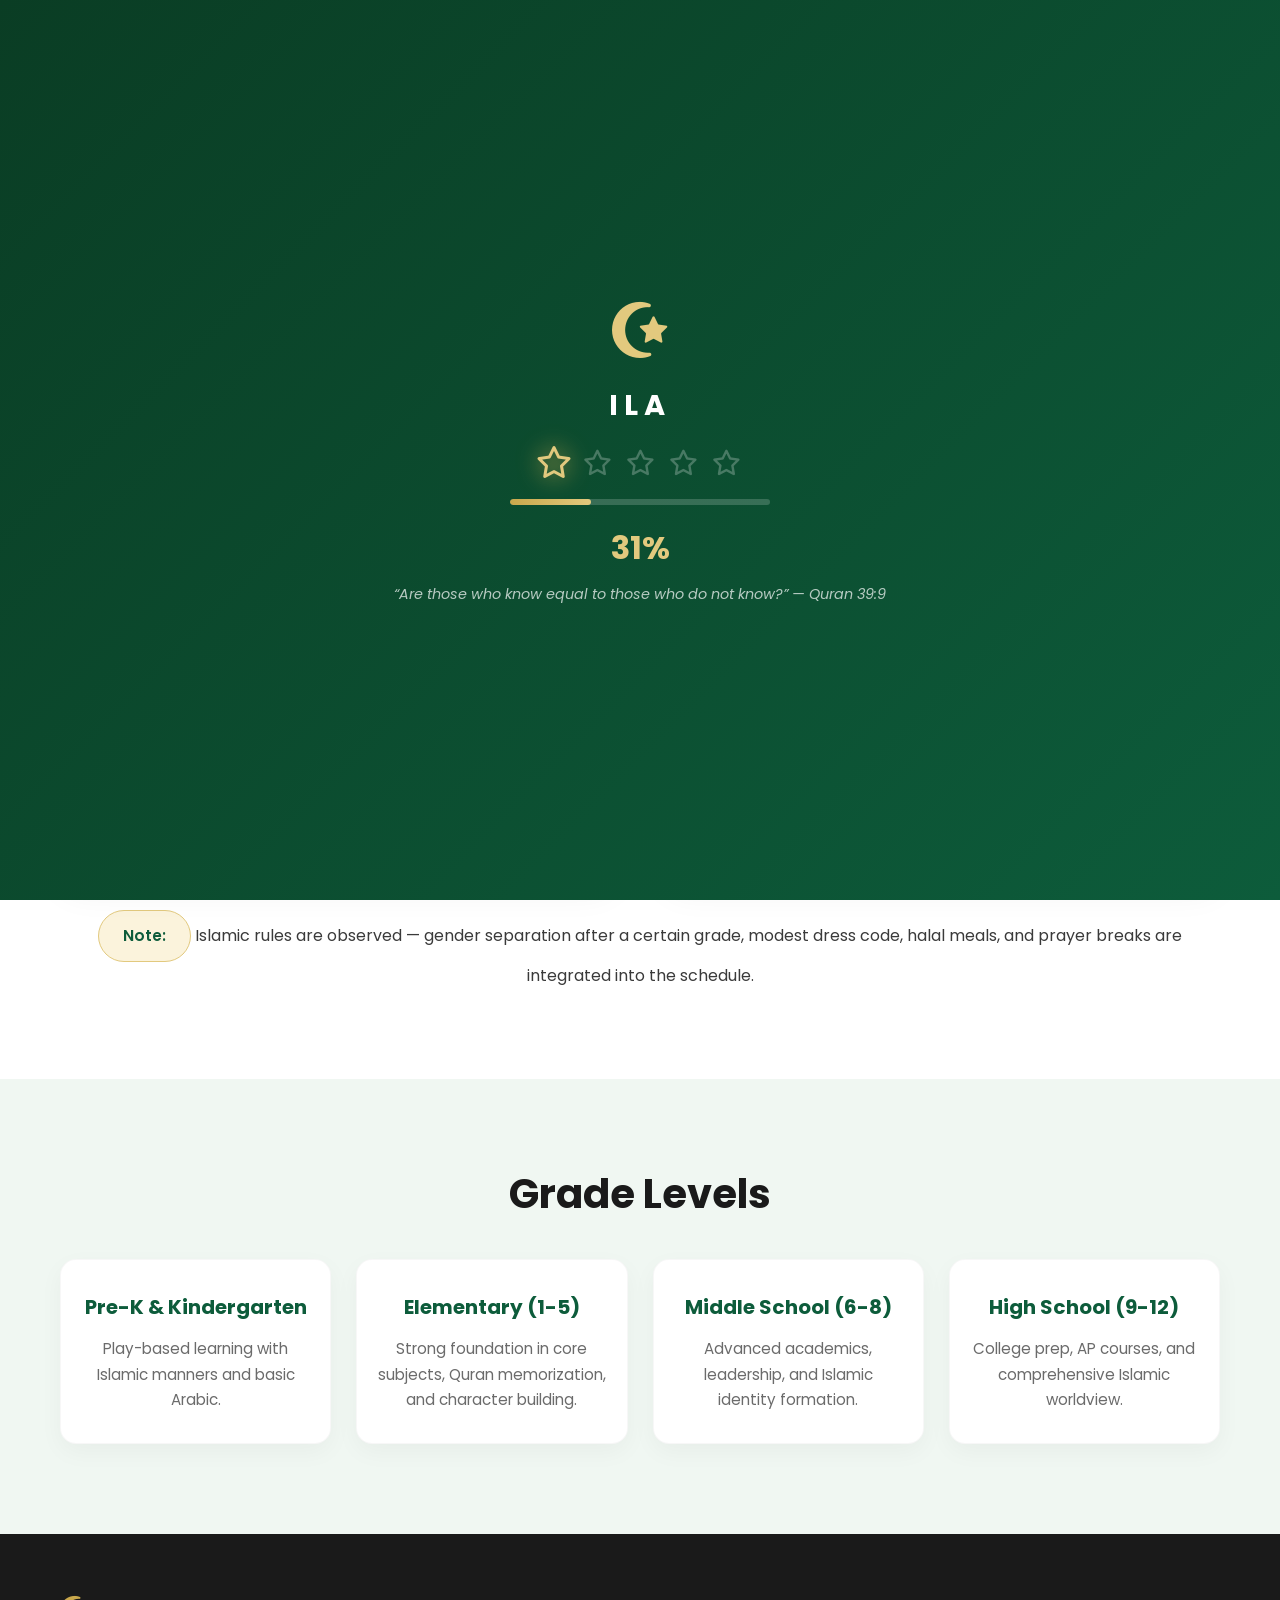
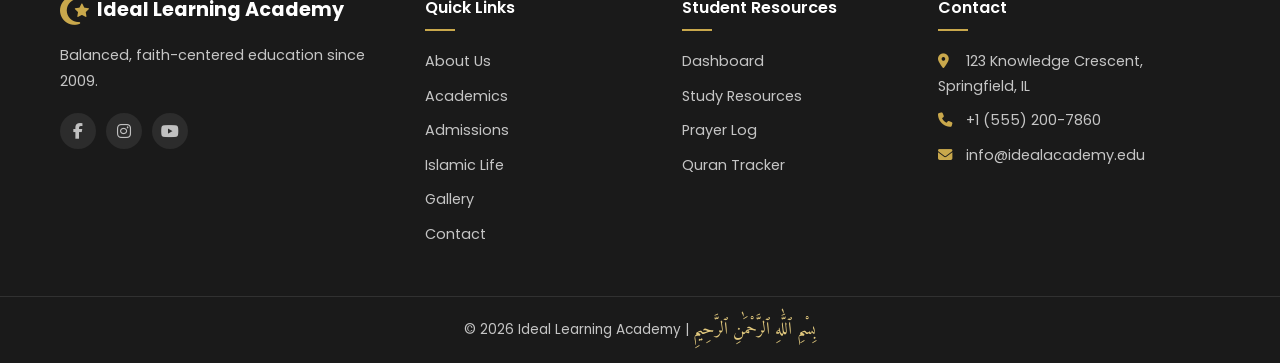
<file: academics.html>
<!DOCTYPE html>
<html lang="en">
<head>
    <meta charset="UTF-8">
    <meta name="viewport" content="width=device-width, initial-scale=1.0">
    <meta name="description" content="Academics at Ideal Learning Academy – STEAM curriculum, Islamic studies, Quran, Arabic, and more.">
    <title>Academics | Ideal Learning Academy</title>
    <link rel="preconnect" href="https://fonts.googleapis.com">
    <link rel="preconnect" href="https://fonts.gstatic.com" crossorigin>
    <link href="https://fonts.googleapis.com/css2?family=Amiri:ital,wght@0,400;0,700;1,400&family=Poppins:wght@300;400;500;600;700;800&display=swap" rel="stylesheet">
    <link rel="stylesheet" href="https://cdnjs.cloudflare.com/ajax/libs/font-awesome/6.5.1/css/all.min.css">
    <link rel="stylesheet" href="css/style.css">
    <link rel="stylesheet" href="css/responsive.css">
    <link rel="stylesheet" href="css/style-academics.css">
</head>
<body>

    <!-- Preloader -->
    <div id="preloader">
    <div class="preloader-content">
        <div class="preloader-logo">
            <i class="fa-solid fa-star-and-crescent"></i>
            <span>ILA</span>
        </div>
        <div class="preloader-stars" id="preloaderStars">
            <i class="fa-regular fa-star star" data-index="0"></i>
            <i class="fa-regular fa-star star" data-index="1"></i>
            <i class="fa-regular fa-star star" data-index="2"></i>
            <i class="fa-regular fa-star star" data-index="3"></i>
            <i class="fa-regular fa-star star" data-index="4"></i>
        </div>
        <div class="preloader-bar-container">
            <div class="preloader-bar" id="preloaderBar"></div>
        </div>
        <div class="preloader-percentage" id="preloaderPercentage">0%</div>
        <p id="preloaderQuote" class="preloader-text"></p>
    </div>
</div>

    <!-- Custom cursor -->
    <div id="cursorDot" class="cursor-dot"></div>
    <div id="cursorRing" class="cursor-ring"></div>

    <!-- Top Bar -->
    <div class="top-bar">
        <div class="container top-bar-inner">
            <div class="top-bar-left">
                <span><i class="fa-solid fa-phone"></i> +1 (555) 200-7860</span>
                <span><i class="fa-solid fa-envelope"></i> info@idealacademy.edu</span>
            </div>
            <div class="top-bar-right">
                <a href="student-dashboard.html" class="btn-portal-link"><i class="fa-solid fa-user-graduate"></i> Student Portal</a>
                <div class="top-social">
                    <a href="#"><i class="fa-brands fa-facebook-f"></i></a>
                    <a href="#"><i class="fa-brands fa-instagram"></i></a>
                    <a href="#"><i class="fa-brands fa-youtube"></i></a>
                </div>
            </div>
        </div>
    </div>

    <!-- Navbar -->
    <header id="mainHeader">
        <nav class="navbar container">
            <a href="index.html" class="nav-logo">
                <div class="logo-icon"><i class="fa-solid fa-star-and-crescent"></i></div>
                <div class="logo-text"><span class="logo-title">Ideal Learning</span><span class="logo-subtitle">Academy</span></div>
            </a>
            <ul class="nav-menu" id="navMenu">
                <li><a href="index.html" class="nav-link">Home</a></li>
                <li><a href="about.html" class="nav-link">About</a></li>
                <li><a href="academics.html" class="nav-link active">Academics</a></li>
                <li><a href="admissions.html" class="nav-link">Admissions</a></li>
                <li><a href="islamic-life.html" class="nav-link">Islamic Life</a></li>
                <li><a href="gallery.html" class="nav-link">Gallery</a></li>
                <li><a href="contact.html" class="nav-link">Contact</a></li>
            </ul>
            <div class="nav-actions">
                <a href="admissions.html" class="btn btn-primary btn-sm">Apply Now</a>
                <button class="hamburger" id="hamburgerBtn" aria-label="Toggle menu">
                    <span class="bar"></span><span class="bar"></span><span class="bar"></span>
                </button>
            </div>
        </nav>
    </header>

    <!-- Page Header -->
    <section class="page-header bg-green-gradient text-center">
        <div class="container">
            <h1>Academics</h1>
            <p>Modern education enriched by Islamic knowledge</p>
        </div>
    </section>

    <!-- Curriculum Overview -->
    <section class="section-padding">
        <div class="container">
            <div class="section-header text-center">
                <h3 class="section-label"><i class="fa-solid fa-circle gold-dot"></i> Our Approach</h3>
                <h2 class="section-title">Dual Curriculum Excellence</h2>
            </div>
            <div class="curriculum-grid">
                <div class="curriculum-col">
                    <h3><i class="fa-solid fa-flask"></i> Modern STEAM</h3>
                    <p>Our accredited program covers Science, Technology, Engineering, Arts, and Mathematics with advanced placement options. Critical thinking, creativity, and collaboration are at the core.</p>
                </div>
                <div class="curriculum-col">
                    <h3><i class="fa-solid fa-book-quran"></i> Islamic Studies</h3>
                    <p>Daily Quran, Arabic, and Islamic studies classes. Students memorize Quran, learn Fiqh, Seerah, and develop a deep love for their faith. All within an environment that respects Islamic rules.</p>
                </div>
            </div>
            <p class="text-center mt-2"><strong>Note:</strong> Islamic rules are observed — gender separation after a certain grade, modest dress code, halal meals, and prayer breaks are integrated into the schedule.</p>
        </div>
    </section>

    <!-- Grade Levels -->
    <section class="section-padding bg-light-green">
        <div class="container text-center">
            <h2 class="section-title">Grade Levels</h2>
            <div class="grades-grid">
                <div class="grade-card"><h4>Pre-K & Kindergarten</h4><p>Play-based learning with Islamic manners and basic Arabic.</p></div>
                <div class="grade-card"><h4>Elementary (1-5)</h4><p>Strong foundation in core subjects, Quran memorization, and character building.</p></div>
                <div class="grade-card"><h4>Middle School (6-8)</h4><p>Advanced academics, leadership, and Islamic identity formation.</p></div>
                <div class="grade-card"><h4>High School (9-12)</h4><p>College prep, AP courses, and comprehensive Islamic worldview.</p></div>
            </div>
        </div>
    </section>

    <!-- Footer -->
    <footer class="site-footer" id="siteFooter">
        <div class="footer-top">
            <div class="container footer-grid">
                <div class="footer-col footer-about">
                    <div class="footer-logo"><i class="fa-solid fa-star-and-crescent"></i><span>Ideal Learning Academy</span></div>
                    <p>Balanced, faith-centered education since 2009.</p>
                    <div class="footer-social">
                        <a href="#"><i class="fa-brands fa-facebook-f"></i></a>
                        <a href="#"><i class="fa-brands fa-instagram"></i></a>
                        <a href="#"><i class="fa-brands fa-youtube"></i></a>
                    </div>
                </div>
                <div class="footer-col">
                    <h4>Quick Links</h4>
                    <ul>
                        <li><a href="about.html">About Us</a></li>
                        <li><a href="academics.html">Academics</a></li>
                        <li><a href="admissions.html">Admissions</a></li>
                        <li><a href="islamic-life.html">Islamic Life</a></li>
                        <li><a href="gallery.html">Gallery</a></li>
                        <li><a href="contact.html">Contact</a></li>
                    </ul>
                </div>
                <div class="footer-col">
                    <h4>Student Resources</h4>
                    <ul>
                        <li><a href="student-dashboard.html">Dashboard</a></li>
                        <li><a href="student-resources.html">Study Resources</a></li>
                        <li><a href="student-prayer-log.html">Prayer Log</a></li>
                        <li><a href="student-quran-tracker.html">Quran Tracker</a></li>
                    </ul>
                </div>
                <div class="footer-col footer-contact">
                    <h4>Contact</h4>
                    <ul>
                        <li><i class="fa-solid fa-location-dot"></i> 123 Knowledge Crescent, Springfield, IL</li>
                        <li><i class="fa-solid fa-phone"></i> +1 (555) 200-7860</li>
                        <li><i class="fa-solid fa-envelope"></i> info@idealacademy.edu</li>
                    </ul>
                </div>
            </div>
        </div>
        <div class="footer-bottom"><div class="container"><p>&copy; 2026 Ideal Learning Academy | <span class="bismillah">بِسْمِ ٱللَّٰهِ ٱلرَّحْمَٰنِ ٱلرَّحِيمِ</span></p></div></div>
    </footer>

    <script src="js/preloader.js"></script>
    <script src="js/custom-cursor.js"></script>
    <script>
        const hamburgerBtn = document.getElementById('hamburgerBtn');
        const navMenu = document.getElementById('navMenu');
        hamburgerBtn.addEventListener('click', () => {
            navMenu.classList.toggle('active');
            hamburgerBtn.classList.toggle('active');
        });
        const mainHeader = document.getElementById('mainHeader');
        window.addEventListener('scroll', () => {
            mainHeader.classList.toggle('scrolled', window.scrollY > 80);
        });
    </script>
</body>
</html>
</file>
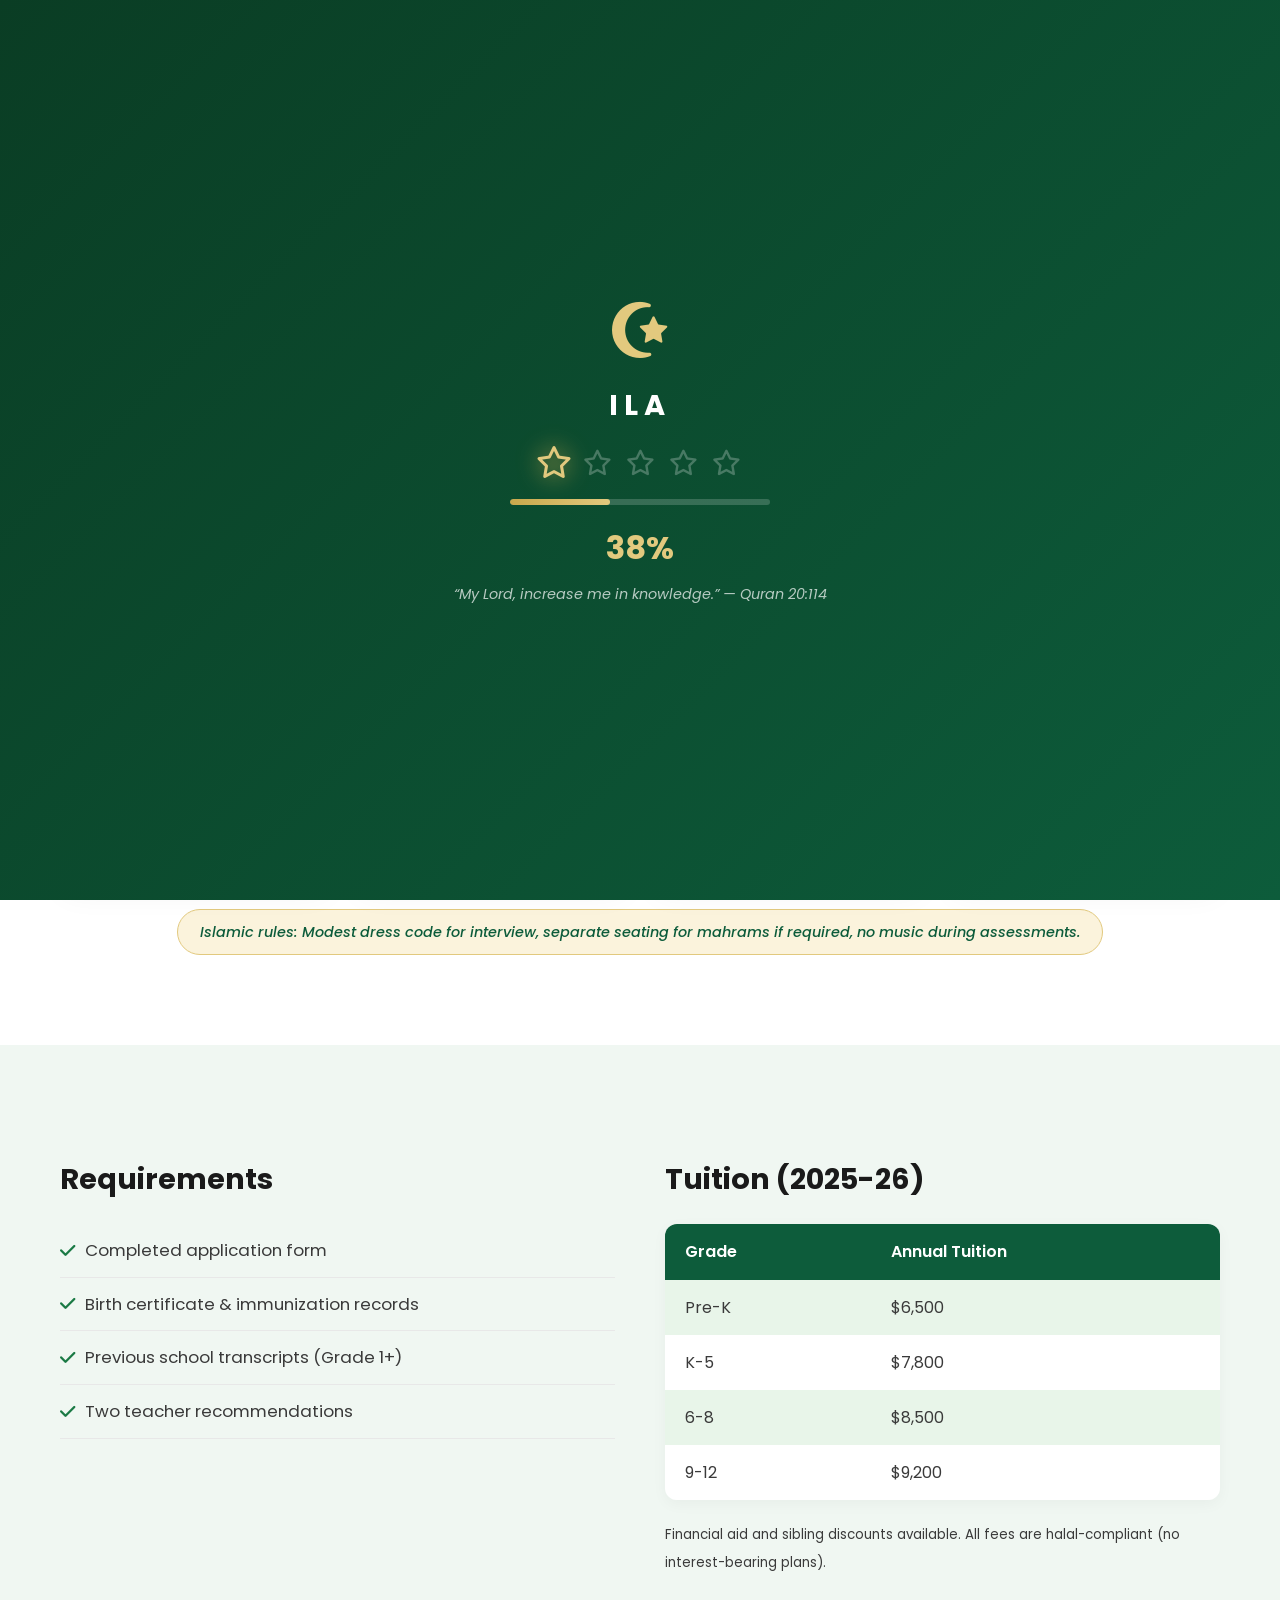
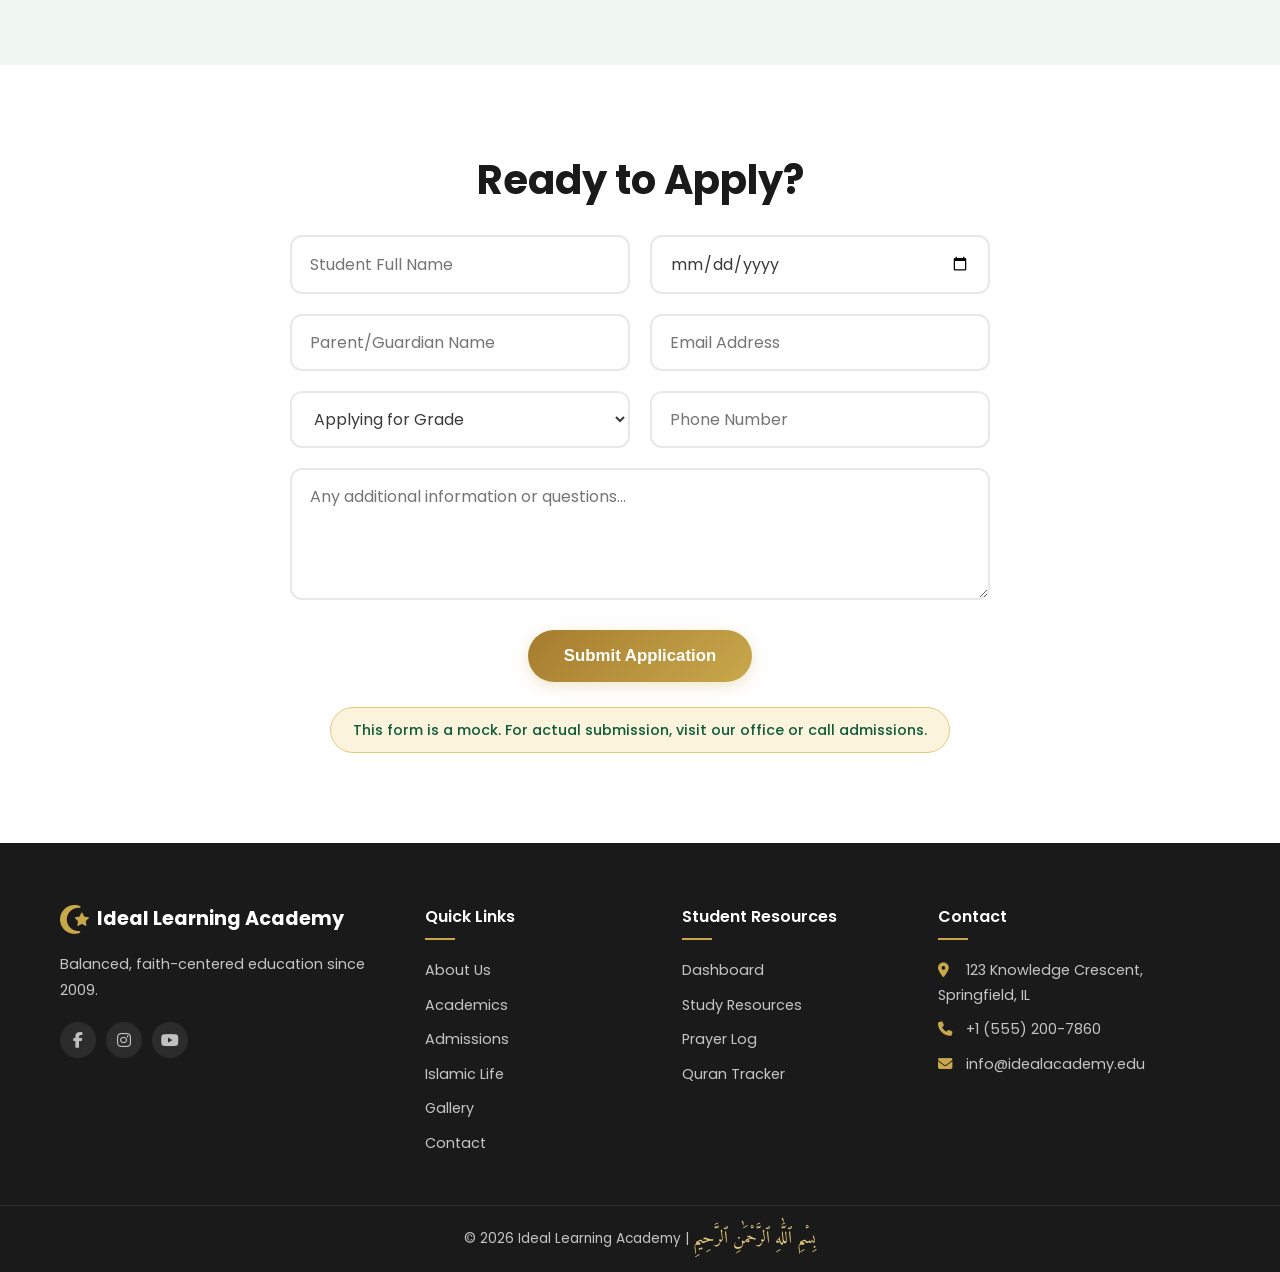
<file: admissions.html>
<!DOCTYPE html>
<html lang="en">
<head>
    <meta charset="UTF-8">
    <meta name="viewport" content="width=device-width, initial-scale=1.0">
    <meta name="description" content="Admissions at Ideal Learning Academy – process, requirements, and online application.">
    <title>Admissions | Ideal Learning Academy</title>
    <link rel="preconnect" href="https://fonts.googleapis.com">
    <link rel="preconnect" href="https://fonts.gstatic.com" crossorigin>
    <link href="https://fonts.googleapis.com/css2?family=Amiri:ital,wght@0,400;0,700;1,400&family=Poppins:wght@300;400;500;600;700;800&display=swap" rel="stylesheet">
    <link rel="stylesheet" href="https://cdnjs.cloudflare.com/ajax/libs/font-awesome/6.5.1/css/all.min.css">
    <link rel="stylesheet" href="css/style.css">
    <link rel="stylesheet" href="css/responsive.css">
    <link rel="stylesheet" href="css/style-admissions.css">
</head>
<body>

    <!-- Preloader -->
    <div id="preloader">
    <div class="preloader-content">
        <div class="preloader-logo">
            <i class="fa-solid fa-star-and-crescent"></i>
            <span>ILA</span>
        </div>
        <div class="preloader-stars" id="preloaderStars">
            <i class="fa-regular fa-star star" data-index="0"></i>
            <i class="fa-regular fa-star star" data-index="1"></i>
            <i class="fa-regular fa-star star" data-index="2"></i>
            <i class="fa-regular fa-star star" data-index="3"></i>
            <i class="fa-regular fa-star star" data-index="4"></i>
        </div>
        <div class="preloader-bar-container">
            <div class="preloader-bar" id="preloaderBar"></div>
        </div>
        <div class="preloader-percentage" id="preloaderPercentage">0%</div>
        <p id="preloaderQuote" class="preloader-text"></p>
    </div>
</div>
    <!-- Custom cursor -->
    <div id="cursorDot" class="cursor-dot"></div>
    <div id="cursorRing" class="cursor-ring"></div>

    <!-- Top Bar -->
    <div class="top-bar">
        <div class="container top-bar-inner">
            <div class="top-bar-left">
                <span><i class="fa-solid fa-phone"></i> +1 (555) 200-7860</span>
                <span><i class="fa-solid fa-envelope"></i> info@idealacademy.edu</span>
            </div>
            <div class="top-bar-right">
                <a href="student-dashboard.html" class="btn-portal-link"><i class="fa-solid fa-user-graduate"></i> Student Portal</a>
                <div class="top-social">
                    <a href="#"><i class="fa-brands fa-facebook-f"></i></a>
                    <a href="#"><i class="fa-brands fa-instagram"></i></a>
                    <a href="#"><i class="fa-brands fa-youtube"></i></a>
                </div>
            </div>
        </div>
    </div>

    <!-- Navbar -->
    <header id="mainHeader">
        <nav class="navbar container">
            <a href="index.html" class="nav-logo">
                <div class="logo-icon"><i class="fa-solid fa-star-and-crescent"></i></div>
                <div class="logo-text"><span class="logo-title">Ideal Learning</span><span class="logo-subtitle">Academy</span></div>
            </a>
            <ul class="nav-menu" id="navMenu">
                <li><a href="index.html" class="nav-link">Home</a></li>
                <li><a href="about.html" class="nav-link">About</a></li>
                <li><a href="academics.html" class="nav-link">Academics</a></li>
                <li><a href="admissions.html" class="nav-link active">Admissions</a></li>
                <li><a href="islamic-life.html" class="nav-link">Islamic Life</a></li>
                <li><a href="gallery.html" class="nav-link">Gallery</a></li>
                <li><a href="contact.html" class="nav-link">Contact</a></li>
            </ul>
            <div class="nav-actions">
                <a href="admissions.html" class="btn btn-primary btn-sm">Apply Now</a>
                <button class="hamburger" id="hamburgerBtn" aria-label="Toggle menu">
                    <span class="bar"></span><span class="bar"></span><span class="bar"></span>
                </button>
            </div>
        </nav>
    </header>

    <!-- Page Header -->
    <section class="page-header bg-green-gradient text-center">
        <div class="container">
            <h1>Admissions</h1>
            <p>Join a community where faith and learning grow together</p>
        </div>
    </section>

    <!-- Process -->
    <section class="section-padding">
        <div class="container">
            <div class="section-header text-center">
                <h3 class="section-label"><i class="fa-solid fa-circle gold-dot"></i> How to Apply</h3>
                <h2 class="section-title">Admission Process</h2>
            </div>
            <div class="steps-grid">
                <div class="step"><span class="step-number">1</span><h4>Submit Application</h4><p>Fill out the online form and pay the $50 fee.</p></div>
                <div class="step"><span class="step-number">2</span><h4>Assessment Test</h4><p>Age-appropriate academic and Quran readiness test.</p></div>
                <div class="step"><span class="step-number">3</span><h4>Family Interview</h4><p>Meet with our admissions team to align expectations.</p></div>
                <div class="step"><span class="step-number">4</span><h4>Enrollment</h4><p>Complete registration, uniform purchase, and orientation.</p></div>
            </div>
            <p class="text-center mt-2"><em>Islamic rules: Modest dress code for interview, separate seating for mahrams if required, no music during assessments.</em></p>
        </div>
    </section>

    <!-- Requirements & Fees -->
    <section class="section-padding bg-light-green">
        <div class="container">
            <div class="two-col-grid">
                <div>
                    <h3>Requirements</h3>
                    <ul class="checklist">
                        <li><i class="fa-solid fa-check"></i> Completed application form</li>
                        <li><i class="fa-solid fa-check"></i> Birth certificate & immunization records</li>
                        <li><i class="fa-solid fa-check"></i> Previous school transcripts (Grade 1+)</li>
                        <li><i class="fa-solid fa-check"></i> Two teacher recommendations</li>
                    </ul>
                </div>
                <div>
                    <h3>Tuition (2025-26)</h3>
                    <table class="fee-table">
                        <tr><th>Grade</th><th>Annual Tuition</th></tr>
                        <tr><td>Pre-K</td><td>$6,500</td></tr>
                        <tr><td>K-5</td><td>$7,800</td></tr>
                        <tr><td>6-8</td><td>$8,500</td></tr>
                        <tr><td>9-12</td><td>$9,200</td></tr>
                    </table>
                    <p><small>Financial aid and sibling discounts available. All fees are halal-compliant (no interest-bearing plans).</small></p>
                </div>
            </div>
        </div>
    </section>

    <!-- Application Form Mock -->
    <section class="section-padding">
        <div class="container">
            <h2 class="section-title text-center">Ready to Apply?</h2>
            <form class="apply-form" id="applyForm">
                <div class="form-row">
                    <input type="text" placeholder="Student Full Name" required>
                    <input type="date" placeholder="Date of Birth" required>
                </div>
                <div class="form-row">
                    <input type="text" placeholder="Parent/Guardian Name" required>
                    <input type="email" placeholder="Email Address" required>
                </div>
                <div class="form-row">
                    <select required>
                        <option value="">Applying for Grade</option>
                        <option>Pre-K</option><option>K</option><option>1</option><option>2</option><option>3</option><option>4</option><option>5</option><option>6</option><option>7</option><option>8</option><option>9</option><option>10</option><option>11</option><option>12</option>
                    </select>
                    <input type="tel" placeholder="Phone Number">
                </div>
                <textarea placeholder="Any additional information or questions..." rows="4"></textarea>
                <button type="submit" class="btn btn-gold btn-lg">Submit Application</button>
            </form>
            <p class="text-center mt-1"><small>This form is a mock. For actual submission, visit our office or call admissions.</small></p>
        </div>
    </section>

    <!-- Footer -->
    <footer class="site-footer" id="siteFooter">
        <div class="footer-top">
            <div class="container footer-grid">
                <div class="footer-col footer-about">
                    <div class="footer-logo"><i class="fa-solid fa-star-and-crescent"></i><span>Ideal Learning Academy</span></div>
                    <p>Balanced, faith-centered education since 2009.</p>
                    <div class="footer-social">
                        <a href="#"><i class="fa-brands fa-facebook-f"></i></a>
                        <a href="#"><i class="fa-brands fa-instagram"></i></a>
                        <a href="#"><i class="fa-brands fa-youtube"></i></a>
                    </div>
                </div>
                <div class="footer-col">
                    <h4>Quick Links</h4>
                    <ul>
                        <li><a href="about.html">About Us</a></li>
                        <li><a href="academics.html">Academics</a></li>
                        <li><a href="admissions.html">Admissions</a></li>
                        <li><a href="islamic-life.html">Islamic Life</a></li>
                        <li><a href="gallery.html">Gallery</a></li>
                        <li><a href="contact.html">Contact</a></li>
                    </ul>
                </div>
                <div class="footer-col">
                    <h4>Student Resources</h4>
                    <ul>
                        <li><a href="student-dashboard.html">Dashboard</a></li>
                        <li><a href="student-resources.html">Study Resources</a></li>
                        <li><a href="student-prayer-log.html">Prayer Log</a></li>
                        <li><a href="student-quran-tracker.html">Quran Tracker</a></li>
                    </ul>
                </div>
                <div class="footer-col footer-contact">
                    <h4>Contact</h4>
                    <ul>
                        <li><i class="fa-solid fa-location-dot"></i> 123 Knowledge Crescent, Springfield, IL</li>
                        <li><i class="fa-solid fa-phone"></i> +1 (555) 200-7860</li>
                        <li><i class="fa-solid fa-envelope"></i> info@idealacademy.edu</li>
                    </ul>
                </div>
            </div>
        </div>
        <div class="footer-bottom"><div class="container"><p>&copy; 2026 Ideal Learning Academy | <span class="bismillah">بِسْمِ ٱللَّٰهِ ٱلرَّحْمَٰنِ ٱلرَّحِيمِ</span></p></div></div>
    </footer>

    <script src="js/preloader.js"></script>
    <script src="js/custom-cursor.js"></script>
    <script>
        const hamburgerBtn = document.getElementById('hamburgerBtn');
        const navMenu = document.getElementById('navMenu');
        hamburgerBtn.addEventListener('click', () => {
            navMenu.classList.toggle('active');
            hamburgerBtn.classList.toggle('active');
        });
        const mainHeader = document.getElementById('mainHeader');
        window.addEventListener('scroll', () => {
            mainHeader.classList.toggle('scrolled', window.scrollY > 80);
        });
        // Prevent form submission for mock
        document.getElementById('applyForm').addEventListener('submit', function(e) {
            e.preventDefault();
            alert('Thank you for your interest! This is a mock form. Admissions team will contact you.');
        });
    </script>
</body>
</html>
</file>
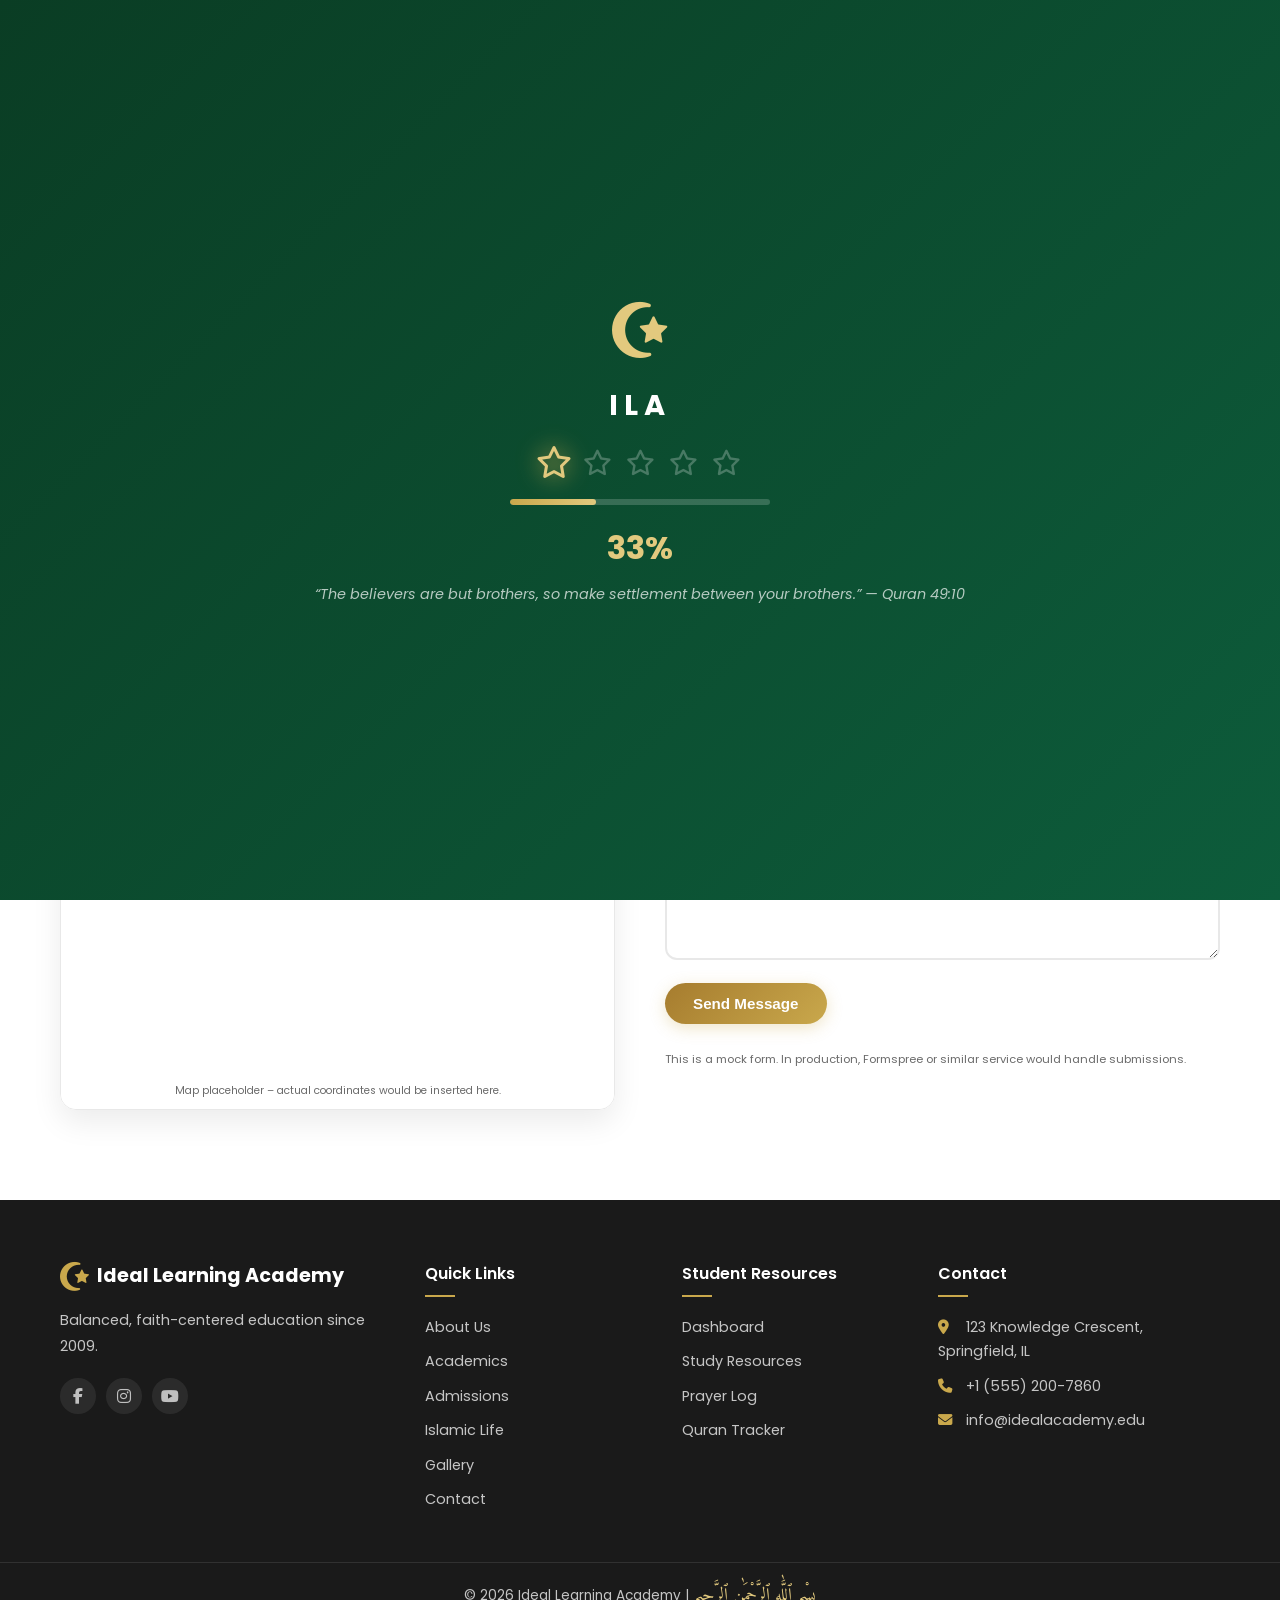
<file: contact.html>
<!DOCTYPE html>
<html lang="en">
<head>
    <meta charset="UTF-8">
    <meta name="viewport" content="width=device-width, initial-scale=1.0">
    <meta name="description" content="Contact Ideal Learning Academy – visit us, call, or send a message.">
    <title>Contact Us | Ideal Learning Academy</title>
    <link rel="preconnect" href="https://fonts.googleapis.com">
    <link rel="preconnect" href="https://fonts.gstatic.com" crossorigin>
    <link href="https://fonts.googleapis.com/css2?family=Amiri:ital,wght@0,400;0,700;1,400&family=Poppins:wght@300;400;500;600;700;800&display=swap" rel="stylesheet">
    <link rel="stylesheet" href="https://cdnjs.cloudflare.com/ajax/libs/font-awesome/6.5.1/css/all.min.css">
    <link rel="stylesheet" href="css/style.css">
    <link rel="stylesheet" href="css/responsive.css">
    <link rel="stylesheet" href="css/style-contact.css">
</head>
<body>

    <!-- Preloader -->
   <div id="preloader">
    <div class="preloader-content">
        <div class="preloader-logo">
            <i class="fa-solid fa-star-and-crescent"></i>
            <span>ILA</span>
        </div>
        <div class="preloader-stars" id="preloaderStars">
            <i class="fa-regular fa-star star" data-index="0"></i>
            <i class="fa-regular fa-star star" data-index="1"></i>
            <i class="fa-regular fa-star star" data-index="2"></i>
            <i class="fa-regular fa-star star" data-index="3"></i>
            <i class="fa-regular fa-star star" data-index="4"></i>
        </div>
        <div class="preloader-bar-container">
            <div class="preloader-bar" id="preloaderBar"></div>
        </div>
        <div class="preloader-percentage" id="preloaderPercentage">0%</div>
        <p id="preloaderQuote" class="preloader-text"></p>
    </div>
</div>
    <!-- Custom cursor -->
    <div id="cursorDot" class="cursor-dot"></div>
    <div id="cursorRing" class="cursor-ring"></div>

    <!-- Top Bar -->
    <div class="top-bar">
        <div class="container top-bar-inner">
            <div class="top-bar-left">
                <span><i class="fa-solid fa-phone"></i> +1 (555) 200-7860</span>
                <span><i class="fa-solid fa-envelope"></i> info@idealacademy.edu</span>
            </div>
            <div class="top-bar-right">
                <a href="student-dashboard.html" class="btn-portal-link"><i class="fa-solid fa-user-graduate"></i> Student Portal</a>
                <div class="top-social">
                    <a href="#"><i class="fa-brands fa-facebook-f"></i></a>
                    <a href="#"><i class="fa-brands fa-instagram"></i></a>
                    <a href="#"><i class="fa-brands fa-youtube"></i></a>
                </div>
            </div>
        </div>
    </div>

    <!-- Navbar -->
    <header id="mainHeader">
        <nav class="navbar container">
            <a href="index.html" class="nav-logo">
                <div class="logo-icon"><i class="fa-solid fa-star-and-crescent"></i></div>
                <div class="logo-text"><span class="logo-title">Ideal Learning</span><span class="logo-subtitle">Academy</span></div>
            </a>
            <ul class="nav-menu" id="navMenu">
                <li><a href="index.html" class="nav-link">Home</a></li>
                <li><a href="about.html" class="nav-link">About</a></li>
                <li><a href="academics.html" class="nav-link">Academics</a></li>
                <li><a href="admissions.html" class="nav-link">Admissions</a></li>
                <li><a href="islamic-life.html" class="nav-link">Islamic Life</a></li>
                <li><a href="gallery.html" class="nav-link">Gallery</a></li>
                <li><a href="contact.html" class="nav-link active">Contact</a></li>
            </ul>
            <div class="nav-actions">
                <a href="admissions.html" class="btn btn-primary btn-sm">Apply Now</a>
                <button class="hamburger" id="hamburgerBtn" aria-label="Toggle menu">
                    <span class="bar"></span><span class="bar"></span><span class="bar"></span>
                </button>
            </div>
        </nav>
    </header>

    <!-- Page Header -->
    <section class="page-header bg-green-gradient text-center">
        <div class="container">
            <h1>Contact Us</h1>
            <p>We'd love to hear from you</p>
        </div>
    </section>

    <!-- Contact Info & Map -->
    <section class="section-padding">
        <div class="container contact-grid">
            <div class="contact-info">
                <h2>Get in Touch</h2>
                <ul>
                    <li><i class="fa-solid fa-location-dot"></i> <strong>Address:</strong> 123 Knowledge Crescent, Springfield, IL 62701, USA</li>
                    <li><i class="fa-solid fa-phone"></i> <strong>Phone:</strong> +1 (555) 200-7860</li>
                    <li><i class="fa-solid fa-envelope"></i> <strong>Email:</strong> info@idealacademy.edu</li>
                    <li><i class="fa-solid fa-clock"></i> <strong>Hours:</strong> Mon-Fri 7:30 AM – 4:00 PM</li>
                </ul>
                <div class="map-container">
                    <!-- Static map placeholder – replace with Google Maps embed if needed -->
                    <iframe src="https://www.google.com/maps/embed?pb=!1m18!1m12!1m3!1d3058... (use a mock URL)" width="100%" height="250" style="border:0;" allowfullscreen="" loading="lazy"></iframe>
                    <p class="map-note"><small>Map placeholder – actual coordinates would be inserted here.</small></p>
                </div>
            </div>
            <div class="contact-form">
                <h2>Send a Message</h2>
                <form id="contactForm" action="https://formspree.io/f/mockid" method="POST">
                    <input type="text" name="name" placeholder="Your Full Name" required>
                    <input type="email" name="email" placeholder="Your Email" required>
                    <input type="text" name="subject" placeholder="Subject">
                    <textarea name="message" rows="5" placeholder="Your Message..." required></textarea>
                    <button type="submit" class="btn btn-gold">Send Message</button>
                    <p class="form-note"><small>This is a mock form. In production, Formspree or similar service would handle submissions.</small></p>
                </form>
            </div>
        </div>
    </section>

    <!-- Footer -->
    <footer class="site-footer" id="siteFooter">
        <div class="footer-top">
            <div class="container footer-grid">
                <div class="footer-col footer-about">
                    <div class="footer-logo"><i class="fa-solid fa-star-and-crescent"></i><span>Ideal Learning Academy</span></div>
                    <p>Balanced, faith-centered education since 2009.</p>
                    <div class="footer-social">
                        <a href="#"><i class="fa-brands fa-facebook-f"></i></a>
                        <a href="#"><i class="fa-brands fa-instagram"></i></a>
                        <a href="#"><i class="fa-brands fa-youtube"></i></a>
                    </div>
                </div>
                <div class="footer-col">
                    <h4>Quick Links</h4>
                    <ul>
                        <li><a href="about.html">About Us</a></li>
                        <li><a href="academics.html">Academics</a></li>
                        <li><a href="admissions.html">Admissions</a></li>
                        <li><a href="islamic-life.html">Islamic Life</a></li>
                        <li><a href="gallery.html">Gallery</a></li>
                        <li><a href="contact.html">Contact</a></li>
                    </ul>
                </div>
                <div class="footer-col">
                    <h4>Student Resources</h4>
                    <ul>
                        <li><a href="student-dashboard.html">Dashboard</a></li>
                        <li><a href="student-resources.html">Study Resources</a></li>
                        <li><a href="student-prayer-log.html">Prayer Log</a></li>
                        <li><a href="student-quran-tracker.html">Quran Tracker</a></li>
                    </ul>
                </div>
                <div class="footer-col footer-contact">
                    <h4>Contact</h4>
                    <ul>
                        <li><i class="fa-solid fa-location-dot"></i> 123 Knowledge Crescent, Springfield, IL</li>
                        <li><i class="fa-solid fa-phone"></i> +1 (555) 200-7860</li>
                        <li><i class="fa-solid fa-envelope"></i> info@idealacademy.edu</li>
                    </ul>
                </div>
            </div>
        </div>
        <div class="footer-bottom"><div class="container"><p>&copy; 2026 Ideal Learning Academy | <span class="bismillah">بِسْمِ ٱللَّٰهِ ٱلرَّحْمَٰنِ ٱلرَّحِيمِ</span></p></div></div>
    </footer>

    <script src="js/preloader.js"></script>
    <script src="js/custom-cursor.js"></script>
    <script>
        const hamburgerBtn = document.getElementById('hamburgerBtn');
        const navMenu = document.getElementById('navMenu');
        hamburgerBtn.addEventListener('click', () => {
            navMenu.classList.toggle('active');
            hamburgerBtn.classList.toggle('active');
        });
        const mainHeader = document.getElementById('mainHeader');
        window.addEventListener('scroll', () => {
            mainHeader.classList.toggle('scrolled', window.scrollY > 80);
        });

        // Form validation
        document.getElementById('contactForm').addEventListener('submit', function(e) {
            e.preventDefault();
            const name = this.querySelector('input[name="name"]').value.trim();
            const email = this.querySelector('input[name="email"]').value.trim();
            const message = this.querySelector('textarea[name="message"]').value.trim();
            if (!name || !email || !message) {
                alert('Please fill in all required fields.');
                return;
            }
            if (!/^[^\s@]+@[^\s@]+\.[^\s@]+$/.test(email)) {
                alert('Please enter a valid email address.');
                return;
            }
            // Mock submission
            alert('Thank you for your message! (This is a mock form.)');
            this.reset();
        });
    </script>
</body>
</html>
</file>
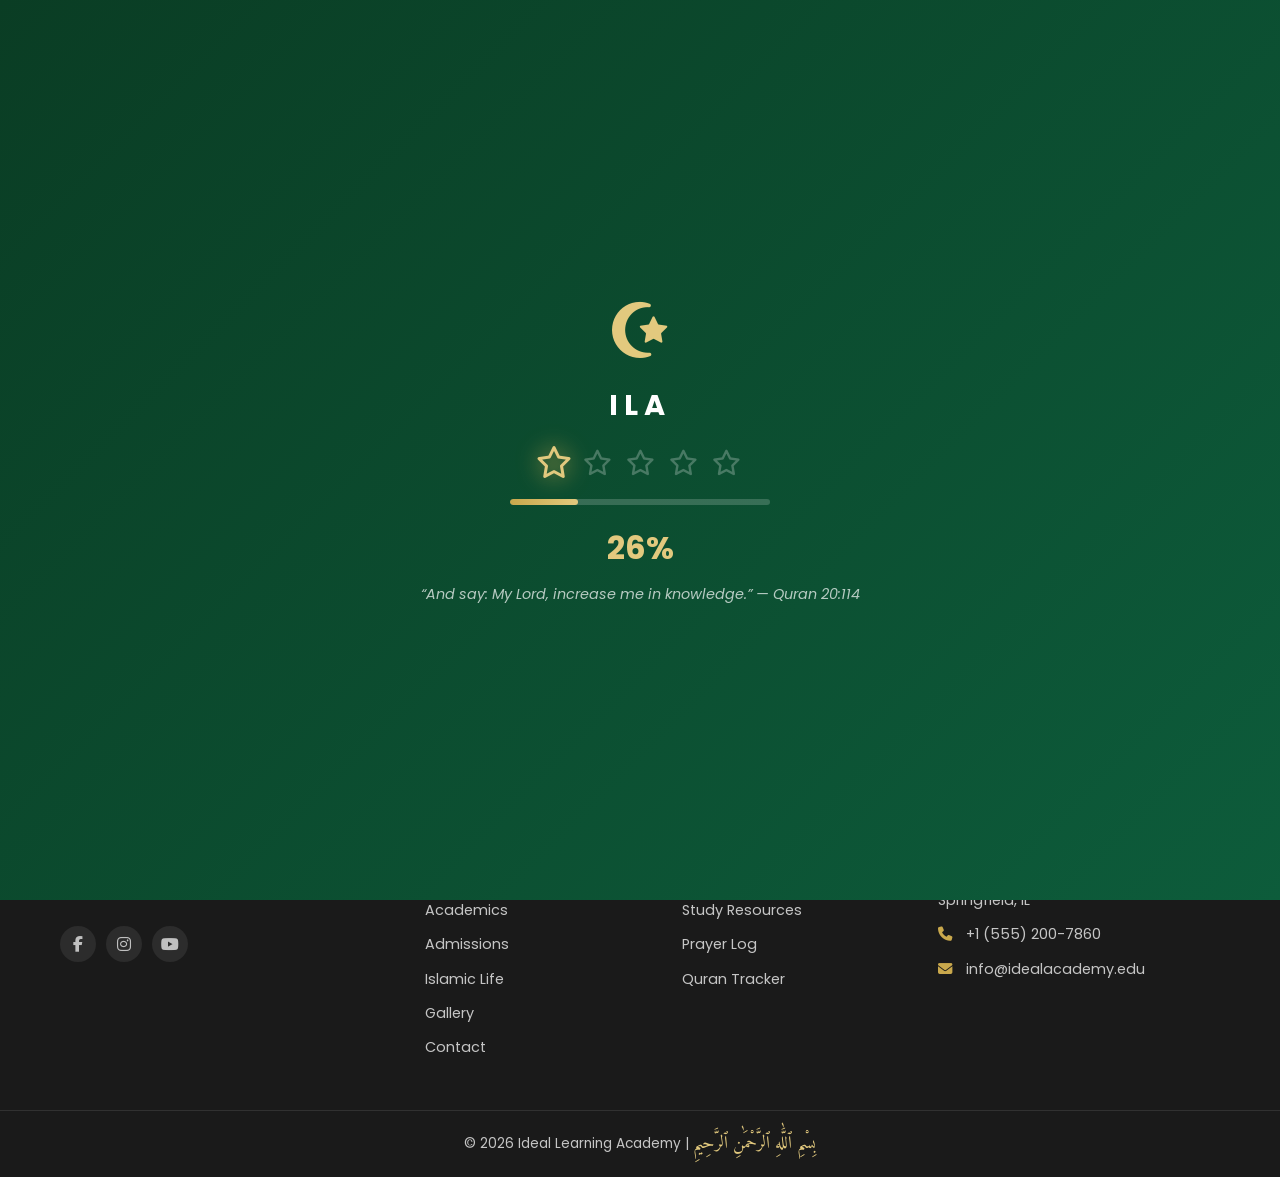
<file: student-dashboard.html>
<!DOCTYPE html>
<html lang="en">
<head>
    <meta charset="UTF-8">
    <meta name="viewport" content="width=device-width, initial-scale=1.0">
    <meta name="description" content="Student Dashboard – Ideal Learning Academy">
    <title>Student Dashboard | Ideal Learning Academy</title>
    <link rel="preconnect" href="https://fonts.googleapis.com">
    <link rel="preconnect" href="https://fonts.gstatic.com" crossorigin>
    <link href="https://fonts.googleapis.com/css2?family=Amiri:ital,wght@0,400;0,700;1,400&family=Poppins:wght@300;400;500;600;700;800&display=swap" rel="stylesheet">
    <link rel="stylesheet" href="https://cdnjs.cloudflare.com/ajax/libs/font-awesome/6.5.1/css/all.min.css">
    <link rel="stylesheet" href="css/style.css">
    <link rel="stylesheet" href="css/responsive.css">
    <link rel="stylesheet" href="css/style-students.css">
</head>
<body>

    <!-- Preloader -->
    <div id="preloader">
    <div class="preloader-content">
        <div class="preloader-logo">
            <i class="fa-solid fa-star-and-crescent"></i>
            <span>ILA</span>
        </div>
        <div class="preloader-stars" id="preloaderStars">
            <i class="fa-regular fa-star star" data-index="0"></i>
            <i class="fa-regular fa-star star" data-index="1"></i>
            <i class="fa-regular fa-star star" data-index="2"></i>
            <i class="fa-regular fa-star star" data-index="3"></i>
            <i class="fa-regular fa-star star" data-index="4"></i>
        </div>
        <div class="preloader-bar-container">
            <div class="preloader-bar" id="preloaderBar"></div>
        </div>
        <div class="preloader-percentage" id="preloaderPercentage">0%</div>
        <p id="preloaderQuote" class="preloader-text"></p>
    </div>
</div>

    <!-- Custom cursor -->
    <div id="cursorDot" class="cursor-dot"></div>
    <div id="cursorRing" class="cursor-ring"></div>

    <!-- Top Bar -->
    <div class="top-bar">
        <div class="container top-bar-inner">
            <div class="top-bar-left">
                <span><i class="fa-solid fa-phone"></i> +1 (555) 200-7860</span>
                <span><i class="fa-solid fa-envelope"></i> info@idealacademy.edu</span>
            </div>
            <div class="top-bar-right">
                <a href="student-dashboard.html" class="btn-portal-link"><i class="fa-solid fa-user-graduate"></i> Student Portal</a>
                <div class="top-social">
                    <a href="#"><i class="fa-brands fa-facebook-f"></i></a>
                    <a href="#"><i class="fa-brands fa-instagram"></i></a>
                    <a href="#"><i class="fa-brands fa-youtube"></i></a>
                </div>
            </div>
        </div>
    </div>

    <!-- Navbar -->
    <header id="mainHeader">
        <nav class="navbar container">
            <a href="index.html" class="nav-logo">
                <div class="logo-icon"><i class="fa-solid fa-star-and-crescent"></i></div>
                <div class="logo-text"><span class="logo-title">Ideal Learning</span><span class="logo-subtitle">Academy</span></div>
            </a>
            <ul class="nav-menu" id="navMenu">
                <li><a href="index.html" class="nav-link">Home</a></li>
                <li><a href="about.html" class="nav-link">About</a></li>
                <li><a href="academics.html" class="nav-link">Academics</a></li>
                <li><a href="admissions.html" class="nav-link">Admissions</a></li>
                <li><a href="islamic-life.html" class="nav-link">Islamic Life</a></li>
                <li><a href="gallery.html" class="nav-link">Gallery</a></li>
                <li><a href="contact.html" class="nav-link">Contact</a></li>
            </ul>
            <div class="nav-actions">
                <a href="admissions.html" class="btn btn-primary btn-sm">Apply Now</a>
                <button class="hamburger" id="hamburgerBtn" aria-label="Toggle menu">
                    <span class="bar"></span><span class="bar"></span><span class="bar"></span>
                </button>
            </div>
        </nav>
    </header>

    <!-- ===== LOGIN SECTION (shown when not logged in) ===== -->
    <section id="loginSection" class="section-padding bg-light-green" style="display: none;">
        <div class="container">
            <div class="login-card">
                <h2><i class="fa-solid fa-lock"></i> Student Login</h2>
                <form id="loginForm">
                    <div class="form-group">
                        <label for="username">Username</label>
                        <input type="text" id="username" placeholder="Enter username" required>
                    </div>
                    <div class="form-group">
                        <label for="password">Password</label>
                        <input type="password" id="password" placeholder="Enter password" required>
                    </div>
                    <button type="submit" class="btn btn-gold">Login</button>
                    <p class="login-hint">Demo: username <strong>student</strong> / password <strong>islam</strong></p>
                </form>
                <p id="loginError" style="color: red; display: none;">Invalid credentials. Please try again.</p>
            </div>
        </div>
    </section>

    <!-- ===== DASHBOARD SECTION (shown when logged in) ===== -->
    <section id="dashboardSection" class="section-padding" style="display: none;">
        <div class="container">
            <div class="dashboard-header">
                <h1>Welcome, <span id="studentName">Student</span>!</h1>
                <button id="logoutBtn" class="btn btn-primary btn-sm"><i class="fa-solid fa-right-from-bracket"></i> Logout</button>
            </div>

            <!-- Prayer Reminder -->
            <div class="dashboard-card prayer-reminder">
                <i class="fa-solid fa-clock"></i>
                <h3>Prayer Reminder</h3>
                <p>Don't forget your Dhuhr prayer. Next Athan in <strong>15 minutes</strong>.</p>
            </div>

            <!-- Quran Verse of the Day (static) -->
            <div class="dashboard-card quran-verse">
                <i class="fa-solid fa-book-quran"></i>
                <h3>Daily Quran Verse</h3>
                <p class="arabic-text">وَمَن يَتَّقِ ٱللَّهَ يَجْعَل لَّهُۥ مَخْرَجًۭا</p>
                <p><em>"And whoever fears Allah – He will make for him a way out."</em> (Quran 65:2)</p>
            </div>

            <!-- Assignments -->
            <div class="dashboard-card assignments">
                <h3><i class="fa-solid fa-clipboard-list"></i> Assignments</h3>
                <ul>
                    <li><strong>Math:</strong> Algebra worksheet – Due May 25</li>
                    <li><strong>Science:</strong> Lab report – Due May 26</li>
                    <li><strong>Quran:</strong> Memorize Surah Al-Mulk (1-10) – Due May 27</li>
                    <li><strong>Islamic Studies:</strong> Essay on Seerah – Due May 28</li>
                </ul>
            </div>

            <!-- Quick Links -->
            <div class="dashboard-links">
                <a href="student-resources.html" class="btn btn-primary">Study Resources</a>
                <a href="student-prayer-log.html" class="btn btn-gold">Prayer Log</a>
                <a href="student-quran-tracker.html" class="btn btn-primary">Quran Tracker</a>
            </div>
        </div>
    </section>

    <!-- Footer -->
    <footer class="site-footer" id="siteFooter">
        <div class="footer-top">
            <div class="container footer-grid">
                <div class="footer-col footer-about">
                    <div class="footer-logo"><i class="fa-solid fa-star-and-crescent"></i><span>Ideal Learning Academy</span></div>
                    <p>Balanced, faith-centered education since 2009.</p>
                    <div class="footer-social">
                        <a href="#"><i class="fa-brands fa-facebook-f"></i></a>
                        <a href="#"><i class="fa-brands fa-instagram"></i></a>
                        <a href="#"><i class="fa-brands fa-youtube"></i></a>
                    </div>
                </div>
                <div class="footer-col">
                    <h4>Quick Links</h4>
                    <ul>
                        <li><a href="about.html">About Us</a></li>
                        <li><a href="academics.html">Academics</a></li>
                        <li><a href="admissions.html">Admissions</a></li>
                        <li><a href="islamic-life.html">Islamic Life</a></li>
                        <li><a href="gallery.html">Gallery</a></li>
                        <li><a href="contact.html">Contact</a></li>
                    </ul>
                </div>
                <div class="footer-col">
                    <h4>Student Resources</h4>
                    <ul>
                        <li><a href="student-dashboard.html">Dashboard</a></li>
                        <li><a href="student-resources.html">Study Resources</a></li>
                        <li><a href="student-prayer-log.html">Prayer Log</a></li>
                        <li><a href="student-quran-tracker.html">Quran Tracker</a></li>
                    </ul>
                </div>
                <div class="footer-col footer-contact">
                    <h4>Contact</h4>
                    <ul>
                        <li><i class="fa-solid fa-location-dot"></i> 123 Knowledge Crescent, Springfield, IL</li>
                        <li><i class="fa-solid fa-phone"></i> +1 (555) 200-7860</li>
                        <li><i class="fa-solid fa-envelope"></i> info@idealacademy.edu</li>
                    </ul>
                </div>
            </div>
        </div>
        <div class="footer-bottom"><div class="container"><p>&copy; 2026 Ideal Learning Academy | <span class="bismillah">بِسْمِ ٱللَّٰهِ ٱلرَّحْمَٰنِ ٱلرَّحِيمِ</span></p></div></div>
    </footer>

    <script src="js/preloader.js"></script>
    <script src="js/custom-cursor.js"></script>
    <script src="js/student-login.js"></script>
    <script>
        // Mobile menu
        const hamburgerBtn = document.getElementById('hamburgerBtn');
        const navMenu = document.getElementById('navMenu');
        hamburgerBtn.addEventListener('click', () => {
            navMenu.classList.toggle('active');
            hamburgerBtn.classList.toggle('active');
        });
        const mainHeader = document.getElementById('mainHeader');
        window.addEventListener('scroll', () => {
            mainHeader.classList.toggle('scrolled', window.scrollY > 80);
        });

        // Dashboard / Login logic
        const loginSection = document.getElementById('loginSection');
        const dashboardSection = document.getElementById('dashboardSection');
        const loginForm = document.getElementById('loginForm');
        const loginError = document.getElementById('loginError');
        const logoutBtn = document.getElementById('logoutBtn');

        function showLogin() {
            loginSection.style.display = 'block';
            dashboardSection.style.display = 'none';
        }

        function showDashboard() {
            loginSection.style.display = 'none';
            dashboardSection.style.display = 'block';
            document.getElementById('studentName').textContent = StudentAuth.getStudentName();
        }

        // On page load
        if (StudentAuth.isLoggedIn()) {
            showDashboard();
        } else {
            showLogin();
        }

        // Login form submit
        loginForm.addEventListener('submit', function(e) {
            e.preventDefault();
            const username = document.getElementById('username').value.trim();
            const password = document.getElementById('password').value.trim();
            if (StudentAuth.login(username, password)) {
                showDashboard();
                loginError.style.display = 'none';
            } else {
                loginError.style.display = 'block';
            }
        });

        // Logout
        logoutBtn.addEventListener('click', function() {
            StudentAuth.logout();
            showLogin();
        });
    </script>
</body>
</html>
</file>
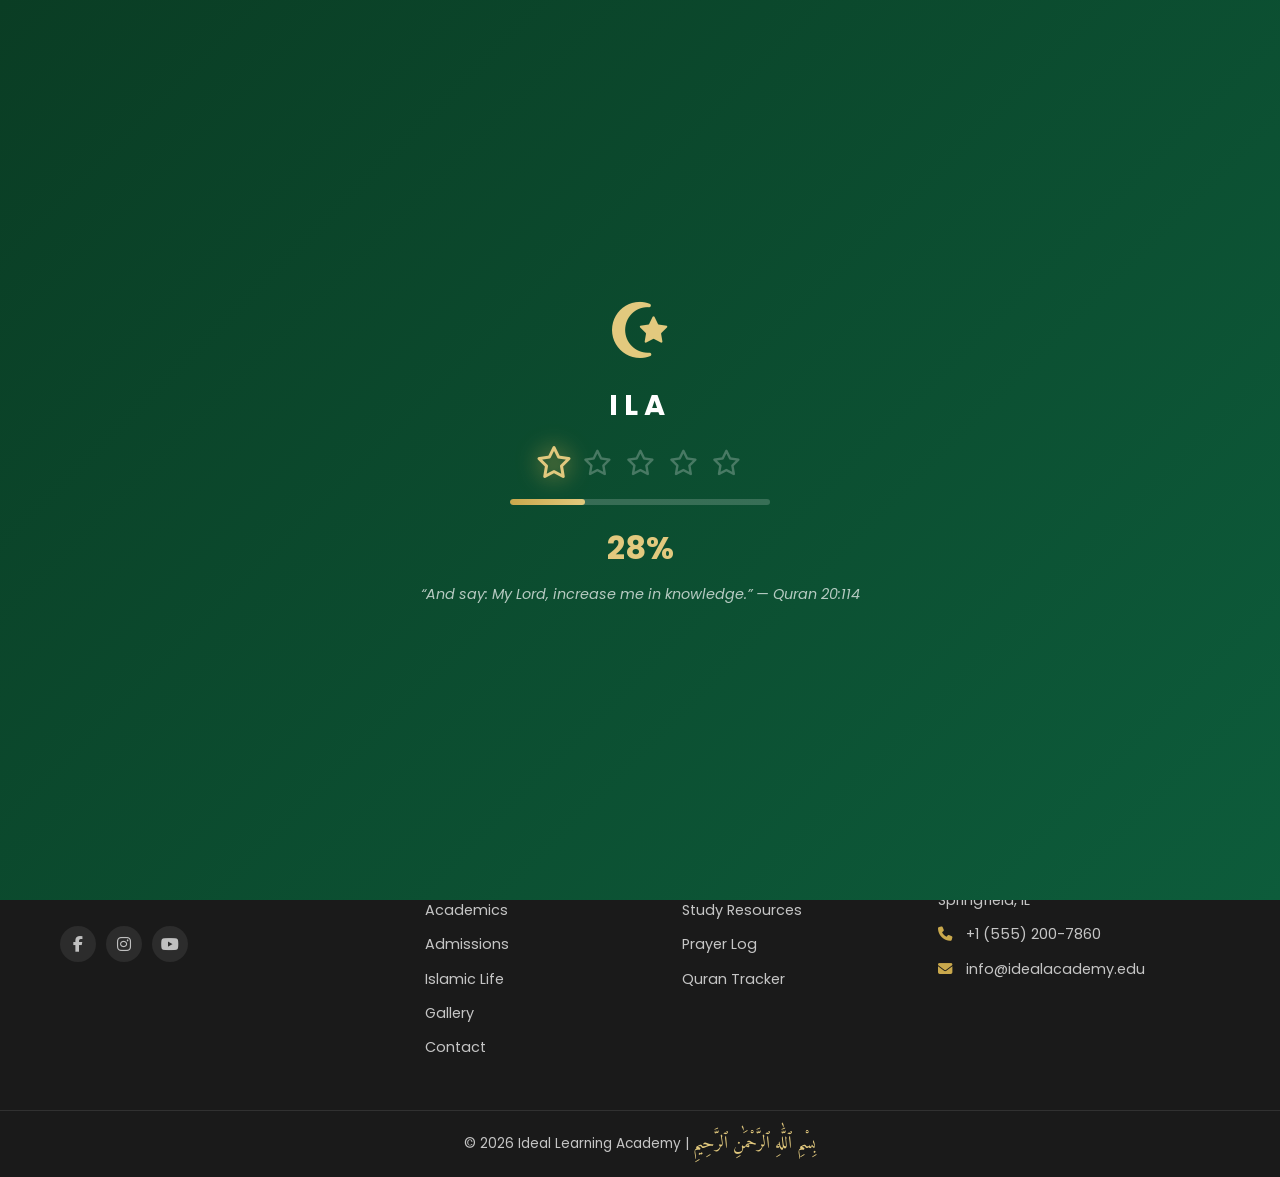
<file: student-prayer-log.html>
<!DOCTYPE html>
<html lang="en">
<head>
    <meta charset="UTF-8">
    <meta name="viewport" content="width=device-width, initial-scale=1.0">
    <meta name="description" content="Student Prayer Log – Ideal Learning Academy">
    <title>Prayer Log | Ideal Learning Academy</title>
    <link rel="preconnect" href="https://fonts.googleapis.com">
    <link rel="preconnect" href="https://fonts.gstatic.com" crossorigin>
    <link href="https://fonts.googleapis.com/css2?family=Amiri:ital,wght@0,400;0,700;1,400&family=Poppins:wght@300;400;500;600;700;800&display=swap" rel="stylesheet">
    <link rel="stylesheet" href="https://cdnjs.cloudflare.com/ajax/libs/font-awesome/6.5.1/css/all.min.css">
    <link rel="stylesheet" href="css/style.css">
    <link rel="stylesheet" href="css/responsive.css">
    <link rel="stylesheet" href="css/style-students.css">
</head>
<body>

    <!-- Preloader -->
   <div id="preloader">
    <div class="preloader-content">
        <div class="preloader-logo">
            <i class="fa-solid fa-star-and-crescent"></i>
            <span>ILA</span>
        </div>
        <div class="preloader-stars" id="preloaderStars">
            <i class="fa-regular fa-star star" data-index="0"></i>
            <i class="fa-regular fa-star star" data-index="1"></i>
            <i class="fa-regular fa-star star" data-index="2"></i>
            <i class="fa-regular fa-star star" data-index="3"></i>
            <i class="fa-regular fa-star star" data-index="4"></i>
        </div>
        <div class="preloader-bar-container">
            <div class="preloader-bar" id="preloaderBar"></div>
        </div>
        <div class="preloader-percentage" id="preloaderPercentage">0%</div>
        <p id="preloaderQuote" class="preloader-text"></p>
    </div>
</div>

    <!-- Custom cursor -->
    <div id="cursorDot" class="cursor-dot"></div>
    <div id="cursorRing" class="cursor-ring"></div>

    <!-- Top Bar -->
    <div class="top-bar">
        <div class="container top-bar-inner">
            <div class="top-bar-left">
                <span><i class="fa-solid fa-phone"></i> +1 (555) 200-7860</span>
                <span><i class="fa-solid fa-envelope"></i> info@idealacademy.edu</span>
            </div>
            <div class="top-bar-right">
                <a href="student-dashboard.html" class="btn-portal-link"><i class="fa-solid fa-user-graduate"></i> Student Portal</a>
                <div class="top-social">
                    <a href="#"><i class="fa-brands fa-facebook-f"></i></a>
                    <a href="#"><i class="fa-brands fa-instagram"></i></a>
                    <a href="#"><i class="fa-brands fa-youtube"></i></a>
                </div>
            </div>
        </div>
    </div>

    <!-- Navbar -->
    <header id="mainHeader">
        <nav class="navbar container">
            <a href="index.html" class="nav-logo">
                <div class="logo-icon"><i class="fa-solid fa-star-and-crescent"></i></div>
                <div class="logo-text"><span class="logo-title">Ideal Learning</span><span class="logo-subtitle">Academy</span></div>
            </a>
            <ul class="nav-menu" id="navMenu">
                <li><a href="index.html" class="nav-link">Home</a></li>
                <li><a href="about.html" class="nav-link">About</a></li>
                <li><a href="academics.html" class="nav-link">Academics</a></li>
                <li><a href="admissions.html" class="nav-link">Admissions</a></li>
                <li><a href="islamic-life.html" class="nav-link">Islamic Life</a></li>
                <li><a href="gallery.html" class="nav-link">Gallery</a></li>
                <li><a href="contact.html" class="nav-link">Contact</a></li>
            </ul>
            <div class="nav-actions">
                <a href="admissions.html" class="btn btn-primary btn-sm">Apply Now</a>
                <button class="hamburger" id="hamburgerBtn" aria-label="Toggle menu">
                    <span class="bar"></span><span class="bar"></span><span class="bar"></span>
                </button>
            </div>
        </nav>
    </header>

    <!-- Page Header -->
    <section class="page-header bg-green-gradient text-center">
        <div class="container">
            <h1>Prayer Log</h1>
            <p>Track your daily salah</p>
        </div>
    </section>

    <!-- Prayer Log Form -->
    <section class="section-padding">
        <div class="container">
            <div class="prayer-log-card">
                <h2>Log Today's Prayers</h2>
                <div class="prayer-log-form">
                    <label for="logDate">Date:</label>
                    <input type="date" id="logDate">
                    <div class="prayer-checkboxes">
                        <label><input type="checkbox" class="prayer-check" data-prayer="Fajr"> Fajr</label>
                        <label><input type="checkbox" class="prayer-check" data-prayer="Dhuhr"> Dhuhr</label>
                        <label><input type="checkbox" class="prayer-check" data-prayer="Asr"> Asr</label>
                        <label><input type="checkbox" class="prayer-check" data-prayer="Maghrib"> Maghrib</label>
                        <label><input type="checkbox" class="prayer-check" data-prayer="Isha"> Isha</label>
                    </div>
                    <button id="savePrayerLog" class="btn btn-gold">Save</button>
                    <p id="saveMessage" style="display:none; color: green;">Log saved!</p>
                </div>
            </div>

            <div class="weekly-summary">
                <h2>Weekly Summary</h2>
                <div id="weeklySummaryContainer">
                    <p>Loading summary...</p>
                </div>
            </div>
        </div>
    </section>

    <!-- Footer -->
    <footer class="site-footer" id="siteFooter">
        <div class="footer-top">
            <div class="container footer-grid">
                <div class="footer-col footer-about">
                    <div class="footer-logo"><i class="fa-solid fa-star-and-crescent"></i><span>Ideal Learning Academy</span></div>
                    <p>Balanced, faith-centered education since 2009.</p>
                    <div class="footer-social">
                        <a href="#"><i class="fa-brands fa-facebook-f"></i></a>
                        <a href="#"><i class="fa-brands fa-instagram"></i></a>
                        <a href="#"><i class="fa-brands fa-youtube"></i></a>
                    </div>
                </div>
                <div class="footer-col">
                    <h4>Quick Links</h4>
                    <ul>
                        <li><a href="about.html">About Us</a></li>
                        <li><a href="academics.html">Academics</a></li>
                        <li><a href="admissions.html">Admissions</a></li>
                        <li><a href="islamic-life.html">Islamic Life</a></li>
                        <li><a href="gallery.html">Gallery</a></li>
                        <li><a href="contact.html">Contact</a></li>
                    </ul>
                </div>
                <div class="footer-col">
                    <h4>Student Resources</h4>
                    <ul>
                        <li><a href="student-dashboard.html">Dashboard</a></li>
                        <li><a href="student-resources.html">Study Resources</a></li>
                        <li><a href="student-prayer-log.html">Prayer Log</a></li>
                        <li><a href="student-quran-tracker.html">Quran Tracker</a></li>
                    </ul>
                </div>
                <div class="footer-col footer-contact">
                    <h4>Contact</h4>
                    <ul>
                        <li><i class="fa-solid fa-location-dot"></i> 123 Knowledge Crescent, Springfield, IL</li>
                        <li><i class="fa-solid fa-phone"></i> +1 (555) 200-7860</li>
                        <li><i class="fa-solid fa-envelope"></i> info@idealacademy.edu</li>
                    </ul>
                </div>
            </div>
        </div>
        <div class="footer-bottom"><div class="container"><p>&copy; 2026 Ideal Learning Academy | <span class="bismillah">بِسْمِ ٱللَّٰهِ ٱلرَّحْمَٰنِ ٱلرَّحِيمِ</span></p></div></div>
    </footer>

    <script src="js/preloader.js"></script>
    <script src="js/custom-cursor.js"></script>
    <script src="js/student-login.js"></script>
    <script>
        // Mobile menu
        const hamburgerBtn = document.getElementById('hamburgerBtn');
        const navMenu = document.getElementById('navMenu');
        hamburgerBtn.addEventListener('click', () => {
            navMenu.classList.toggle('active');
            hamburgerBtn.classList.toggle('active');
        });
        const mainHeader = document.getElementById('mainHeader');
        window.addEventListener('scroll', () => {
            mainHeader.classList.toggle('scrolled', window.scrollY > 80);
        });

        // Protect page
        StudentAuth.protectPage();

        // Prayer log functionality
        const STORAGE_KEY = 'ila_prayer_logs';
        const prayers = ['Fajr', 'Dhuhr', 'Asr', 'Maghrib', 'Isha'];

        // Set date to today
        const dateInput = document.getElementById('logDate');
        const today = new Date().toISOString().split('T')[0];
        dateInput.value = today;

        // Load existing logs for selected date
        function loadLogsForDate(date) {
            const allLogs = JSON.parse(localStorage.getItem(STORAGE_KEY)) || {};
            const dayLog = allLogs[date] || [];
            document.querySelectorAll('.prayer-check').forEach(cb => {
                cb.checked = dayLog.includes(cb.dataset.prayer);
            });
        }

        dateInput.addEventListener('change', function() {
            loadLogsForDate(this.value);
        });

        // Save button
        document.getElementById('savePrayerLog').addEventListener('click', function() {
            const date = dateInput.value;
            const checkedPrayers = [];
            document.querySelectorAll('.prayer-check:checked').forEach(cb => {
                checkedPrayers.push(cb.dataset.prayer);
            });
            const allLogs = JSON.parse(localStorage.getItem(STORAGE_KEY)) || {};
            allLogs[date] = checkedPrayers;
            localStorage.setItem(STORAGE_KEY, JSON.stringify(allLogs));
            document.getElementById('saveMessage').style.display = 'block';
            setTimeout(() => { document.getElementById('saveMessage').style.display = 'none'; }, 2000);
            renderWeeklySummary();
        });

        // Weekly summary (last 7 days)
        function renderWeeklySummary() {
            const container = document.getElementById('weeklySummaryContainer');
            const allLogs = JSON.parse(localStorage.getItem(STORAGE_KEY)) || {};
            const days = [];
            for (let i = 6; i >= 0; i--) {
                const d = new Date();
                d.setDate(d.getDate() - i);
                const dateStr = d.toISOString().split('T')[0];
                const dayName = d.toLocaleDateString('en-US', { weekday: 'short' });
                const log = allLogs[dateStr] || [];
                const completed = prayers.filter(p => log.includes(p)).length;
                days.push({ date: dateStr, dayName, completed });
            }
            let html = '<table class="summary-table"><tr><th>Day</th><th>Date</th><th>Prayers Completed</th></tr>';
            days.forEach(day => {
                html += `<tr>
                    <td>${day.dayName}</td>
                    <td>${day.date}</td>
                    <td>${day.completed}/${prayers.length} (${day.completed === prayers.length ? 'All' : day.completed})</td>
                </tr>`;
            });
            html += '</table>';
            container.innerHTML = html;
        }

        // Initialize
        loadLogsForDate(today);
        renderWeeklySummary();
    </script>
</body>
</html>
</file>
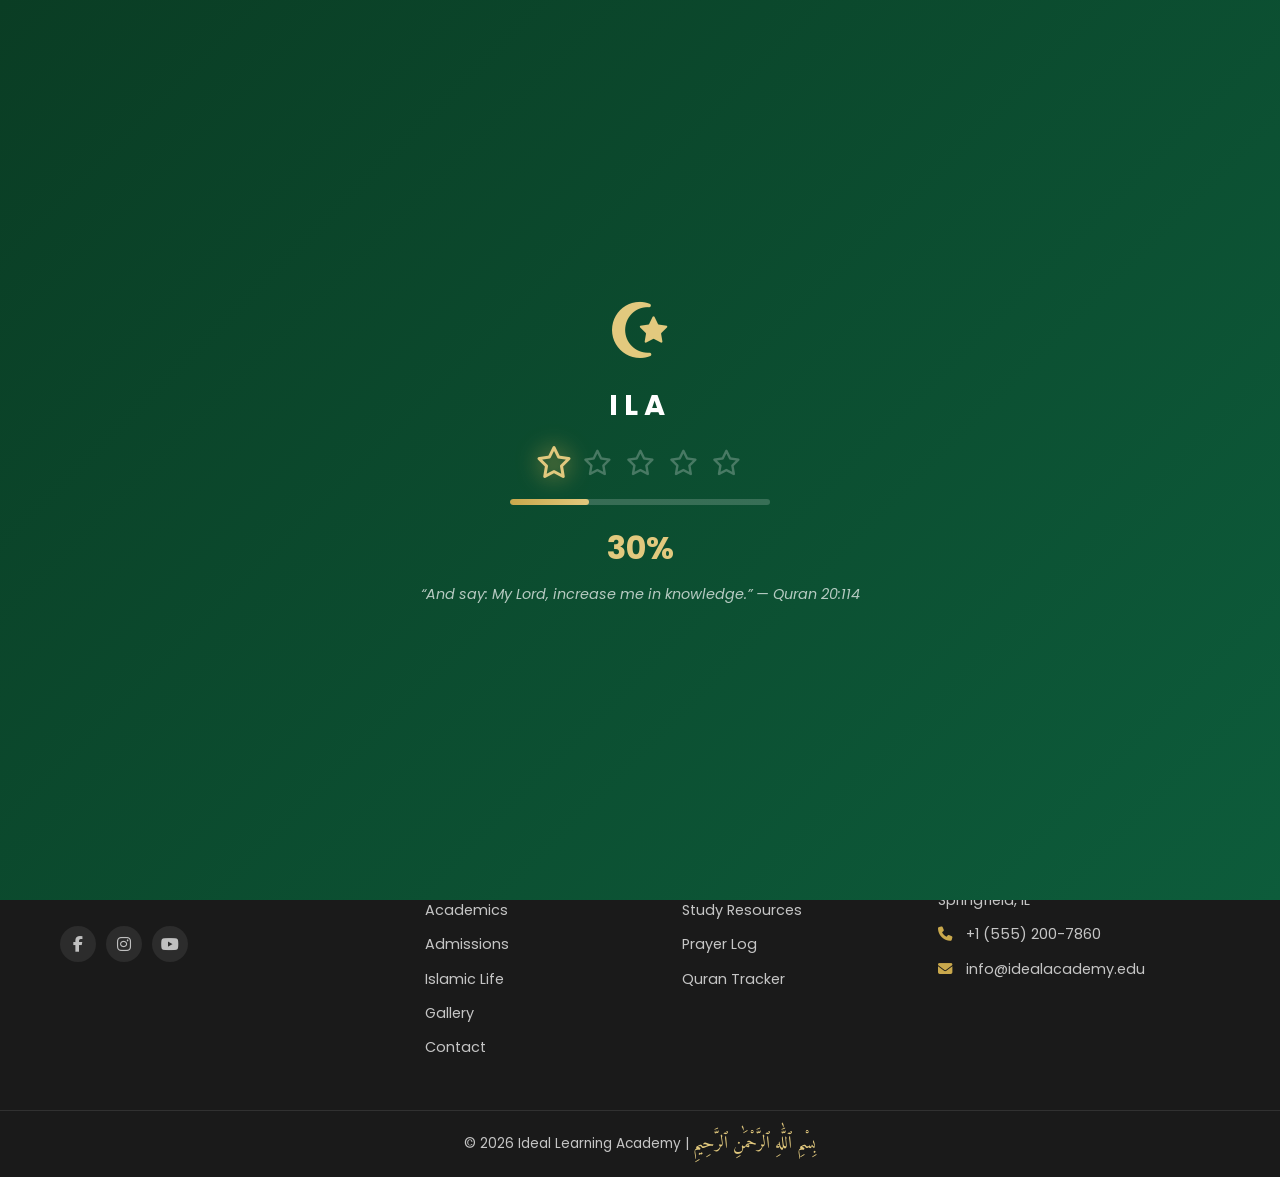
<file: student-quran-tracker.html>
<!DOCTYPE html>
<html lang="en">
<head>
    <meta charset="UTF-8">
    <meta name="viewport" content="width=device-width, initial-scale=1.0">
    <meta name="description" content="Student Quran Tracker – Ideal Learning Academy">
    <title>Quran Tracker | Ideal Learning Academy</title>
    <link rel="preconnect" href="https://fonts.googleapis.com">
    <link rel="preconnect" href="https://fonts.gstatic.com" crossorigin>
    <link href="https://fonts.googleapis.com/css2?family=Amiri:ital,wght@0,400;0,700;1,400&family=Poppins:wght@300;400;500;600;700;800&display=swap" rel="stylesheet">
    <link rel="stylesheet" href="https://cdnjs.cloudflare.com/ajax/libs/font-awesome/6.5.1/css/all.min.css">
    <link rel="stylesheet" href="css/style.css">
    <link rel="stylesheet" href="css/responsive.css">
    <link rel="stylesheet" href="css/style-students.css">
</head>
<body>

    <!-- Preloader -->
    <div id="preloader">
    <div class="preloader-content">
        <div class="preloader-logo">
            <i class="fa-solid fa-star-and-crescent"></i>
            <span>ILA</span>
        </div>
        <div class="preloader-stars" id="preloaderStars">
            <i class="fa-regular fa-star star" data-index="0"></i>
            <i class="fa-regular fa-star star" data-index="1"></i>
            <i class="fa-regular fa-star star" data-index="2"></i>
            <i class="fa-regular fa-star star" data-index="3"></i>
            <i class="fa-regular fa-star star" data-index="4"></i>
        </div>
        <div class="preloader-bar-container">
            <div class="preloader-bar" id="preloaderBar"></div>
        </div>
        <div class="preloader-percentage" id="preloaderPercentage">0%</div>
        <p id="preloaderQuote" class="preloader-text"></p>
    </div>
</div>

    <!-- Custom cursor -->
    <div id="cursorDot" class="cursor-dot"></div>
    <div id="cursorRing" class="cursor-ring"></div>

    <!-- Top Bar -->
    <div class="top-bar">
        <div class="container top-bar-inner">
            <div class="top-bar-left">
                <span><i class="fa-solid fa-phone"></i> +1 (555) 200-7860</span>
                <span><i class="fa-solid fa-envelope"></i> info@idealacademy.edu</span>
            </div>
            <div class="top-bar-right">
                <a href="student-dashboard.html" class="btn-portal-link"><i class="fa-solid fa-user-graduate"></i> Student Portal</a>
                <div class="top-social">
                    <a href="#"><i class="fa-brands fa-facebook-f"></i></a>
                    <a href="#"><i class="fa-brands fa-instagram"></i></a>
                    <a href="#"><i class="fa-brands fa-youtube"></i></a>
                </div>
            </div>
        </div>
    </div>

    <!-- Navbar -->
    <header id="mainHeader">
        <nav class="navbar container">
            <a href="index.html" class="nav-logo">
                <div class="logo-icon"><i class="fa-solid fa-star-and-crescent"></i></div>
                <div class="logo-text"><span class="logo-title">Ideal Learning</span><span class="logo-subtitle">Academy</span></div>
            </a>
            <ul class="nav-menu" id="navMenu">
                <li><a href="index.html" class="nav-link">Home</a></li>
                <li><a href="about.html" class="nav-link">About</a></li>
                <li><a href="academics.html" class="nav-link">Academics</a></li>
                <li><a href="admissions.html" class="nav-link">Admissions</a></li>
                <li><a href="islamic-life.html" class="nav-link">Islamic Life</a></li>
                <li><a href="gallery.html" class="nav-link">Gallery</a></li>
                <li><a href="contact.html" class="nav-link">Contact</a></li>
            </ul>
            <div class="nav-actions">
                <a href="admissions.html" class="btn btn-primary btn-sm">Apply Now</a>
                <button class="hamburger" id="hamburgerBtn" aria-label="Toggle menu">
                    <span class="bar"></span><span class="bar"></span><span class="bar"></span>
                </button>
            </div>
        </nav>
    </header>

    <!-- Page Header -->
    <section class="page-header bg-green-gradient text-center">
        <div class="container">
            <h1>Quran Tracker</h1>
            <p>Track your Juz memorization progress</p>
        </div>
    </section>

    <!-- Quran Juz Checklist -->
    <section class="section-padding">
        <div class="container">
            <div id="quranTrackerContainer">
                <!-- Rendered by student-quran-tracker.js -->
            </div>
        </div>
    </section>

    <!-- Footer -->
    <footer class="site-footer" id="siteFooter">
        <div class="footer-top">
            <div class="container footer-grid">
                <div class="footer-col footer-about">
                    <div class="footer-logo"><i class="fa-solid fa-star-and-crescent"></i><span>Ideal Learning Academy</span></div>
                    <p>Balanced, faith-centered education since 2009.</p>
                    <div class="footer-social">
                        <a href="#"><i class="fa-brands fa-facebook-f"></i></a>
                        <a href="#"><i class="fa-brands fa-instagram"></i></a>
                        <a href="#"><i class="fa-brands fa-youtube"></i></a>
                    </div>
                </div>
                <div class="footer-col">
                    <h4>Quick Links</h4>
                    <ul>
                        <li><a href="about.html">About Us</a></li>
                        <li><a href="academics.html">Academics</a></li>
                        <li><a href="admissions.html">Admissions</a></li>
                        <li><a href="islamic-life.html">Islamic Life</a></li>
                        <li><a href="gallery.html">Gallery</a></li>
                        <li><a href="contact.html">Contact</a></li>
                    </ul>
                </div>
                <div class="footer-col">
                    <h4>Student Resources</h4>
                    <ul>
                        <li><a href="student-dashboard.html">Dashboard</a></li>
                        <li><a href="student-resources.html">Study Resources</a></li>
                        <li><a href="student-prayer-log.html">Prayer Log</a></li>
                        <li><a href="student-quran-tracker.html">Quran Tracker</a></li>
                    </ul>
                </div>
                <div class="footer-col footer-contact">
                    <h4>Contact</h4>
                    <ul>
                        <li><i class="fa-solid fa-location-dot"></i> 123 Knowledge Crescent, Springfield, IL</li>
                        <li><i class="fa-solid fa-phone"></i> +1 (555) 200-7860</li>
                        <li><i class="fa-solid fa-envelope"></i> info@idealacademy.edu</li>
                    </ul>
                </div>
            </div>
        </div>
        <div class="footer-bottom"><div class="container"><p>&copy; 2026 Ideal Learning Academy | <span class="bismillah">بِسْمِ ٱللَّٰهِ ٱلرَّحْمَٰنِ ٱلرَّحِيمِ</span></p></div></div>
    </footer>

    <script src="js/preloader.js"></script>
    <script src="js/custom-cursor.js"></script>
    <script src="js/student-login.js"></script>
    <script src="js/student-quran-tracker.js"></script>
    <script>
        // Mobile menu
        const hamburgerBtn = document.getElementById('hamburgerBtn');
        const navMenu = document.getElementById('navMenu');
        hamburgerBtn.addEventListener('click', () => {
            navMenu.classList.toggle('active');
            hamburgerBtn.classList.toggle('active');
        });
        const mainHeader = document.getElementById('mainHeader');
        window.addEventListener('scroll', () => {
            mainHeader.classList.toggle('scrolled', window.scrollY > 80);
        });

        // Protect page
        StudentAuth.protectPage();

        // Initialize Quran tracker (function from student-quran-tracker.js)
        if (typeof QuranTracker !== 'undefined') {
            QuranTracker.init();
        }
    </script>
</body>
</html>
</file>
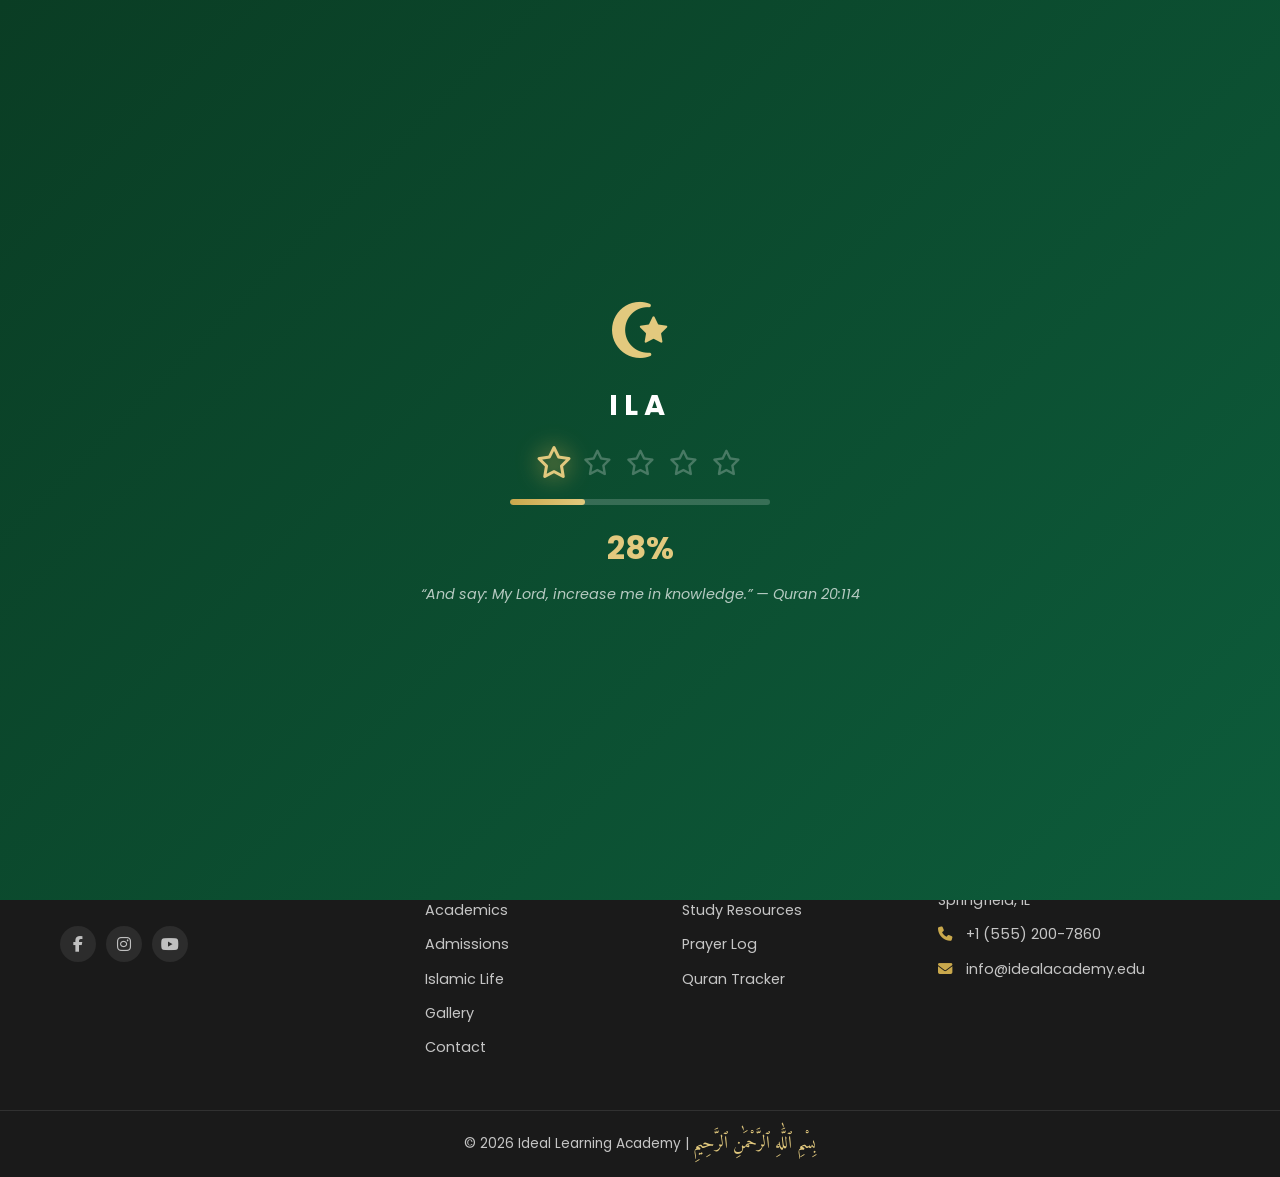
<file: student-resources.html>
<!DOCTYPE html>
<html lang="en">
<head>
    <meta charset="UTF-8">
    <meta name="viewport" content="width=device-width, initial-scale=1.0">
    <meta name="description" content="Student Resources – notes, homework, announcements.">
    <title>Student Resources | Ideal Learning Academy</title>
    <link rel="preconnect" href="https://fonts.googleapis.com">
    <link rel="preconnect" href="https://fonts.gstatic.com" crossorigin>
    <link href="https://fonts.googleapis.com/css2?family=Amiri:ital,wght@0,400;0,700;1,400&family=Poppins:wght@300;400;500;600;700;800&display=swap" rel="stylesheet">
    <link rel="stylesheet" href="https://cdnjs.cloudflare.com/ajax/libs/font-awesome/6.5.1/css/all.min.css">
    <link rel="stylesheet" href="css/style.css">
    <link rel="stylesheet" href="css/responsive.css">
    <link rel="stylesheet" href="css/style-students.css">
</head>
<body>

    <!-- Preloader -->
    <div id="preloader">
    <div class="preloader-content">
        <div class="preloader-logo">
            <i class="fa-solid fa-star-and-crescent"></i>
            <span>ILA</span>
        </div>
        <div class="preloader-stars" id="preloaderStars">
            <i class="fa-regular fa-star star" data-index="0"></i>
            <i class="fa-regular fa-star star" data-index="1"></i>
            <i class="fa-regular fa-star star" data-index="2"></i>
            <i class="fa-regular fa-star star" data-index="3"></i>
            <i class="fa-regular fa-star star" data-index="4"></i>
        </div>
        <div class="preloader-bar-container">
            <div class="preloader-bar" id="preloaderBar"></div>
        </div>
        <div class="preloader-percentage" id="preloaderPercentage">0%</div>
        <p id="preloaderQuote" class="preloader-text"></p>
    </div>
</div>

    <!-- Custom cursor -->
    <div id="cursorDot" class="cursor-dot"></div>
    <div id="cursorRing" class="cursor-ring"></div>

    <!-- Top Bar -->
    <div class="top-bar">
        <div class="container top-bar-inner">
            <div class="top-bar-left">
                <span><i class="fa-solid fa-phone"></i> +1 (555) 200-7860</span>
                <span><i class="fa-solid fa-envelope"></i> info@idealacademy.edu</span>
            </div>
            <div class="top-bar-right">
                <a href="student-dashboard.html" class="btn-portal-link"><i class="fa-solid fa-user-graduate"></i> Student Portal</a>
                <div class="top-social">
                    <a href="#"><i class="fa-brands fa-facebook-f"></i></a>
                    <a href="#"><i class="fa-brands fa-instagram"></i></a>
                    <a href="#"><i class="fa-brands fa-youtube"></i></a>
                </div>
            </div>
        </div>
    </div>

    <!-- Navbar -->
    <header id="mainHeader">
        <nav class="navbar container">
            <a href="index.html" class="nav-logo">
                <div class="logo-icon"><i class="fa-solid fa-star-and-crescent"></i></div>
                <div class="logo-text"><span class="logo-title">Ideal Learning</span><span class="logo-subtitle">Academy</span></div>
            </a>
            <ul class="nav-menu" id="navMenu">
                <li><a href="index.html" class="nav-link">Home</a></li>
                <li><a href="about.html" class="nav-link">About</a></li>
                <li><a href="academics.html" class="nav-link">Academics</a></li>
                <li><a href="admissions.html" class="nav-link">Admissions</a></li>
                <li><a href="islamic-life.html" class="nav-link">Islamic Life</a></li>
                <li><a href="gallery.html" class="nav-link">Gallery</a></li>
                <li><a href="contact.html" class="nav-link">Contact</a></li>
            </ul>
            <div class="nav-actions">
                <a href="admissions.html" class="btn btn-primary btn-sm">Apply Now</a>
                <button class="hamburger" id="hamburgerBtn" aria-label="Toggle menu">
                    <span class="bar"></span><span class="bar"></span><span class="bar"></span>
                </button>
            </div>
        </nav>
    </header>

    <!-- Page Header -->
    <section class="page-header bg-green-gradient text-center">
        <div class="container">
            <h1>Student Resources</h1>
            <p>Notes, homework, and announcements</p>
        </div>
    </section>

    <!-- Resource Content -->
    <section class="section-padding">
        <div class="container">
            <div class="resources-grid">
                <!-- Notes -->
                <div class="resource-card">
                    <i class="fa-solid fa-book"></i>
                    <h3>Class Notes</h3>
                    <ul>
                        <li><a href="#">Math: Quadratic Equations (PDF)</a></li>
                        <li><a href="#">Science: Cell Biology Summary</a></li>
                        <li><a href="#">Arabic: Verb Conjugation Tables</a></li>
                        <li><a href="#">Islamic Studies: Fiqh of Salah</a></li>
                    </ul>
                </div>

                <!-- Homework -->
                <div class="resource-card">
                    <i class="fa-solid fa-pen-to-square"></i>
                    <h3>Homework</h3>
                    <ul>
                        <li><a href="#">Grade 10: English Essay (due May 26)</a></li>
                        <li><a href="#">Grade 9: Physics Problem Set (due May 25)</a></li>
                        <li><a href="#">Quran: Memorize Ayah 255 (due May 27)</a></li>
                    </ul>
                </div>

                <!-- Announcements -->
                <div class="resource-card">
                    <i class="fa-solid fa-bullhorn"></i>
                    <h3>Announcements</h3>
                    <ul>
                        <li><strong>May 22:</strong> Parent-teacher meeting at 6 PM</li>
                        <li><strong>May 24:</strong> Quran competition finals</li>
                        <li><strong>May 26:</strong> No school – Memorial Day (observance)</li>
                    </ul>
                </div>
            </div>
        </div>
    </section>

    <!-- Footer -->
    <footer class="site-footer" id="siteFooter">
        <div class="footer-top">
            <div class="container footer-grid">
                <div class="footer-col footer-about">
                    <div class="footer-logo"><i class="fa-solid fa-star-and-crescent"></i><span>Ideal Learning Academy</span></div>
                    <p>Balanced, faith-centered education since 2009.</p>
                    <div class="footer-social">
                        <a href="#"><i class="fa-brands fa-facebook-f"></i></a>
                        <a href="#"><i class="fa-brands fa-instagram"></i></a>
                        <a href="#"><i class="fa-brands fa-youtube"></i></a>
                    </div>
                </div>
                <div class="footer-col">
                    <h4>Quick Links</h4>
                    <ul>
                        <li><a href="about.html">About Us</a></li>
                        <li><a href="academics.html">Academics</a></li>
                        <li><a href="admissions.html">Admissions</a></li>
                        <li><a href="islamic-life.html">Islamic Life</a></li>
                        <li><a href="gallery.html">Gallery</a></li>
                        <li><a href="contact.html">Contact</a></li>
                    </ul>
                </div>
                <div class="footer-col">
                    <h4>Student Resources</h4>
                    <ul>
                        <li><a href="student-dashboard.html">Dashboard</a></li>
                        <li><a href="student-resources.html">Study Resources</a></li>
                        <li><a href="student-prayer-log.html">Prayer Log</a></li>
                        <li><a href="student-quran-tracker.html">Quran Tracker</a></li>
                    </ul>
                </div>
                <div class="footer-col footer-contact">
                    <h4>Contact</h4>
                    <ul>
                        <li><i class="fa-solid fa-location-dot"></i> 123 Knowledge Crescent, Springfield, IL</li>
                        <li><i class="fa-solid fa-phone"></i> +1 (555) 200-7860</li>
                        <li><i class="fa-solid fa-envelope"></i> info@idealacademy.edu</li>
                    </ul>
                </div>
            </div>
        </div>
        <div class="footer-bottom"><div class="container"><p>&copy; 2026 Ideal Learning Academy | <span class="bismillah">بِسْمِ ٱللَّٰهِ ٱلرَّحْمَٰنِ ٱلرَّحِيمِ</span></p></div></div>
    </footer>

    <script src="js/preloader.js"></script>
    <script src="js/custom-cursor.js"></script>
    <script src="js/student-login.js"></script>
    <script>
        // Mobile menu
        const hamburgerBtn = document.getElementById('hamburgerBtn');
        const navMenu = document.getElementById('navMenu');
        hamburgerBtn.addEventListener('click', () => {
            navMenu.classList.toggle('active');
            hamburgerBtn.classList.toggle('active');
        });
        const mainHeader = document.getElementById('mainHeader');
        window.addEventListener('scroll', () => {
            mainHeader.classList.toggle('scrolled', window.scrollY > 80);
        });

        // Protect page: redirect to login if not authenticated
        StudentAuth.protectPage();
        // If we're here, user is logged in; nothing else needed.
    </script>
</body>
</html>
</file>
<file: css/style.css>
/* =============================================================
   IDEAL LEARNING ACADEMY – MAIN STYLESHEET (style.css)
   Minimum 200 lines – Phase 1 establishes full visual design
   ============================================================= */

/* ---------- CSS VARIABLES / ROOT ---------- */
:root {
  --green-darkest: #0a3d24;
  --green-dark: #0d5c3b;
  --green-mid: #1b7a45;
  --green-light: #2e9e5e;
  --green-pale: #e8f5e9;
  --green-bg: #f0f7f2;
  --gold-dark: #a67c2e;
  --gold-mid: #c9a84c;
  --gold-light: #e2c97e;
  --gold-pale: #fbf3dc;
  --white: #ffffff;
  --off-white: #f9f9f7;
  --cream: #fdfbf7;
  --gray-50: #f5f5f5;
  --gray-100: #e8e8e8;
  --gray-300: #b0b0b0;
  --gray-500: #6b6b6b;
  --gray-700: #3a3a3a;
  --gray-900: #1a1a1a;
  --black: #0d0d0d;
  --font-primary:
    "Poppins", -apple-system, BlinkMacSystemFont, "Segoe UI", sans-serif;
  --font-arabic: "Amiri", "Times New Roman", serif;
  --section-padding: 90px 0;
  --container-max: 1200px;
  --radius-sm: 6px;
  --radius-md: 12px;
  --radius-lg: 20px;
  --radius-xl: 28px;
  --shadow-sm: 0 2px 8px rgba(0, 0, 0, 0.06);
  --shadow-md: 0 6px 24px rgba(0, 0, 0, 0.1);
  --shadow-lg: 0 12px 40px rgba(0, 0, 0, 0.14);
  --shadow-gold: 0 6px 24px rgba(201, 168, 76, 0.3);
  --transition-fast: 0.2s ease;
  --transition-smooth: 0.35s cubic-bezier(0.4, 0, 0.2, 1);
  --transition-slow: 0.5s cubic-bezier(0.4, 0, 0.2, 1);
}

/* ---------- RESET & BASE ---------- */
*,
*::before,
*::after {
  margin: 0;
  padding: 0;
  box-sizing: border-box;
}
html {
  scroll-behavior: smooth;
  font-size: 16px;
  -webkit-font-smoothing: antialiased;
}
body {
  font-family: var(--font-primary);
  color: var(--gray-700);
  background-color: var(--white);
  line-height: 1.7;
  overflow-x: hidden;
}
img {
  max-width: 100%;
  height: auto;
  display: block;
}
a {
  text-decoration: none;
  color: inherit;
  transition: color var(--transition-fast);
}
ul {
  list-style: none;
}
.container {
  max-width: var(--container-max);
  margin: 0 auto;
  padding: 0 20px;
}

/* ---------- UTILITY CLASSES ---------- */
.text-center {
  text-align: center;
}
.gold-text {
  color: var(--gold-mid);
}
.section-padding {
  padding: var(--section-padding);
}
.bg-light-green {
  background-color: var(--green-bg);
}
.bg-green-gradient {
  background: linear-gradient(
    135deg,
    var(--green-darkest) 0%,
    var(--green-dark) 40%,
    var(--green-mid) 100%
  );
}

/* ---------- SECTION HEADERS ---------- */
.section-label {
  font-size: 0.9rem;
  font-weight: 600;
  text-transform: uppercase;
  letter-spacing: 2.5px;
  color: var(--gold-dark);
  margin-bottom: 10px;
  display: flex;
  align-items: center;
  gap: 8px;
}
.section-label .gold-dot {
  font-size: 0.45rem;
  color: var(--gold-mid);
}
.section-title {
  font-size: 2.5rem;
  font-weight: 700;
  color: var(--gray-900);
  margin-bottom: 16px;
  line-height: 1.25;
}
.section-desc {
  font-size: 1.1rem;
  color: var(--gray-500);
  max-width: 600px;
  margin: 0 auto 40px;
}

/* ---------- BUTTONS ---------- */
.btn {
  display: inline-flex;
  align-items: center;
  gap: 8px;
  font-weight: 600;
  font-size: 0.95rem;
  padding: 12px 28px;
  border-radius: 50px;
  cursor: pointer;
  border: none;
  transition: all var(--transition-smooth);
  white-space: nowrap;
}
.btn-primary {
  background-color: var(--green-mid);
  color: var(--white);
}
.btn-primary:hover {
  background-color: var(--green-dark);
  transform: translateY(-2px);
  box-shadow: var(--shadow-md);
}
.btn-gold {
  background: linear-gradient(135deg, var(--gold-dark), var(--gold-mid));
  color: var(--white);
  box-shadow: 0 4px 16px rgba(201, 168, 76, 0.3);
}
.btn-gold:hover {
  transform: translateY(-3px);
  box-shadow: var(--shadow-gold);
}
.btn-outline-light {
  background: transparent;
  color: var(--white);
  border: 2px solid rgba(255, 255, 255, 0.6);
}
.btn-outline-light:hover {
  background: rgba(255, 255, 255, 0.1);
  border-color: var(--white);
}
.btn-sm {
  padding: 8px 20px;
  font-size: 0.85rem;
}
.btn-lg {
  padding: 16px 36px;
  font-size: 1.05rem;
}

/* ==================== PRELOADER STYLES ==================== */
#preloader {
  position: fixed;
  top: 0;
  left: 0;
  width: 100%;
  height: 100%;
  background: linear-gradient(135deg, var(--green-darkest), var(--green-dark));
  z-index: 99999;
  display: flex;
  align-items: center;
  justify-content: center;
  transition:
    opacity 0.6s ease,
    visibility 0.6s ease;
}
.preloader-content {
  text-align: center;
  color: var(--white);
}
.preloader-logo {
  font-size: 3rem;
  margin-bottom: 20px;
  color: var(--gold-light);
}
.preloader-logo i {
  font-size: 3.5rem;
  animation: preloaderPulse 1.5s ease-in-out infinite;
}
.preloader-logo span {
  display: block;
  font-weight: 700;
  font-size: 1.8rem;
  letter-spacing: 6px;
  color: var(--white);
  margin-top: 5px;
}
@keyframes preloaderPulse {
  0%,
  100% {
    transform: scale(1);
    opacity: 1;
  }
  50% {
    transform: scale(1.12);
    opacity: 0.75;
  }
}
.preloader-stars {
  display: flex;
  justify-content: center;
  gap: 14px;
  margin-bottom: 24px;
}
.preloader-stars .star {
  font-size: 1.6rem;
  color: rgba(255, 255, 255, 0.25);
  transition:
    color 0.4s ease,
    transform 0.3s ease,
    text-shadow 0.3s ease;
}
.preloader-stars .star.lit {
  color: var(--gold-light);
  transform: scale(1.25);
  text-shadow: 0 0 18px var(--gold-mid);
}
.preloader-bar-container {
  width: 260px;
  height: 6px;
  background: rgba(255, 255, 255, 0.18);
  border-radius: 20px;
  margin: 0 auto 16px;
  overflow: hidden;
}
.preloader-bar {
  height: 100%;
  width: 0%;
  background: linear-gradient(90deg, var(--gold-mid), var(--gold-light));
  border-radius: 20px;
  transition: width 0.3s ease;
}
.preloader-percentage {
  font-size: 2rem;
  font-weight: 700;
  color: var(--gold-light);
  margin-bottom: 6px;
}
.preloader-text {
  font-size: 0.9rem;
  color: rgba(255, 255, 255, 0.7);
  font-style: italic;
}

/* ==================== CUSTOM CURSOR PLACEHOLDERS ==================== */
.cursor-dot,
.cursor-ring {
  position: fixed;
  pointer-events: none;
  z-index: 99998;
  opacity: 0;
}

/* ==================== TOP BAR ==================== */
.top-bar {
  background-color: var(--green-darkest);
  color: rgba(255, 255, 255, 0.85);
  font-size: 0.82rem;
  padding: 8px 0;
}
.top-bar-inner {
  display: flex;
  justify-content: space-between;
  align-items: center;
  flex-wrap: wrap;
  gap: 8px;
}
.top-bar-left {
  display: flex;
  gap: 20px;
}
.top-bar-left span i {
  color: var(--gold-mid);
  margin-right: 5px;
}
.top-bar-right {
  display: flex;
  align-items: center;
  gap: 16px;
}
.btn-portal-link {
  background: rgba(255, 255, 255, 0.1);
  padding: 4px 14px;
  border-radius: 20px;
  color: var(--gold-light);
  font-weight: 500;
}
.btn-portal-link:hover {
  background: rgba(255, 255, 255, 0.2);
}
.top-social {
  display: flex;
  gap: 10px;
}
.top-social a {
  color: rgba(255, 255, 255, 0.7);
  transition: color var(--transition-fast);
}
.top-social a:hover {
  color: var(--gold-light);
}

/* ==================== NAVBAR ==================== */
#mainHeader {
  background: var(--white);
  position: sticky;
  top: 0;
  z-index: 9990;
  border-bottom: 1px solid transparent;
  transition: all var(--transition-smooth);
}
#mainHeader.scrolled {
  box-shadow: var(--shadow-md);
  border-bottom-color: var(--gray-100);
}
.navbar {
  display: flex;
  align-items: center;
  justify-content: space-between;
  padding: 12px 20px;
  max-width: var(--container-max);
  margin: 0 auto;
}
.nav-logo {
  display: flex;
  align-items: center;
  gap: 10px;
}
.logo-icon i {
  font-size: 2.2rem;
  color: var(--gold-mid);
}
.logo-text {
  display: flex;
  flex-direction: column;
}
.logo-title {
  font-weight: 700;
  font-size: 1.15rem;
  color: var(--green-dark);
  line-height: 1.2;
}
.logo-subtitle {
  font-size: 0.7rem;
  text-transform: uppercase;
  letter-spacing: 3px;
  color: var(--gold-dark);
  font-weight: 500;
}
.nav-menu {
  display: flex;
  gap: 4px;
}
.nav-link {
  padding: 8px 16px;
  border-radius: 25px;
  font-weight: 500;
  font-size: 0.92rem;
  color: var(--gray-700);
  transition: all var(--transition-fast);
}
.nav-link:hover,
.nav-link.active {
  background-color: var(--green-pale);
  color: var(--green-dark);
}
.nav-actions {
  display: flex;
  align-items: center;
  gap: 12px;
}
.hamburger {
  display: none;
  flex-direction: column;
  cursor: pointer;
  background: none;
  border: none;
  gap: 5px;
  padding: 4px;
}
.hamburger .bar {
  width: 26px;
  height: 3px;
  background: var(--gray-700);
  border-radius: 4px;
  transition: all var(--transition-fast);
}

/* ==================== HERO SECTION ==================== */
.hero {
  position: relative;
  min-height: 620px;
  background: linear-gradient(
    135deg,
    var(--green-darkest) 0%,
    #082e1b 50%,
    var(--green-dark) 100%
  );
  display: flex;
  align-items: center;
  overflow: hidden;
}
.hero-pattern {
  position: absolute;
  top: 0;
  left: 0;
  width: 100%;
  height: 100%;
  background-image:
    repeating-linear-gradient(
      45deg,
      transparent,
      transparent 28px,
      rgba(255, 255, 255, 0.012) 28px,
      rgba(255, 255, 255, 0.012) 30px
    ),
    repeating-linear-gradient(
      -45deg,
      transparent,
      transparent 28px,
      rgba(255, 255, 255, 0.012) 28px,
      rgba(255, 255, 255, 0.012) 30px
    );
}
.hero-overlay {
  position: absolute;
  inset: 0;
  background: linear-gradient(
    180deg,
    rgba(10, 61, 36, 0.3) 0%,
    rgba(10, 61, 36, 0.7) 100%
  );
}
.hero-content {
  position: relative;
  z-index: 2;
  text-align: center;
  color: var(--white);
  max-width: 800px;
  margin: 0 auto;
  padding: 80px 20px 100px;
}
.hero-badge {
  display: inline-block;
  background: rgba(201, 168, 76, 0.2);
  border: 1px solid var(--gold-mid);
  color: var(--gold-light);
  padding: 8px 22px;
  border-radius: 50px;
  font-size: 0.88rem;
  font-weight: 500;
  margin-bottom: 24px;
  letter-spacing: 1px;
}
.hero-badge i {
  margin-right: 6px;
}
.hero-title {
  font-size: 3.2rem;
  font-weight: 800;
  line-height: 1.15;
  margin-bottom: 20px;
}
.hero-subtitle {
  font-size: 1.15rem;
  color: rgba(255, 255, 255, 0.8);
  margin-bottom: 32px;
  line-height: 1.8;
  max-width: 600px;
  margin-left: auto;
  margin-right: auto;
}
.hero-buttons {
  display: flex;
  gap: 16px;
  justify-content: center;
  flex-wrap: wrap;
  margin-bottom: 50px;
}
.hero-stats {
  display: flex;
  justify-content: center;
  gap: 40px;
  flex-wrap: wrap;
}
.stat-item {
  text-align: center;
}
.stat-number {
  display: block;
  font-size: 2rem;
  font-weight: 700;
  color: var(--gold-light);
}
.stat-label {
  font-size: 0.8rem;
  color: rgba(255, 255, 255, 0.7);
  text-transform: uppercase;
  letter-spacing: 1px;
}
.hero-wave {
  position: absolute;
  bottom: -2px;
  left: 0;
  width: 100%;
  z-index: 3;
}
.hero-wave svg {
  display: block;
  width: 100%;
  height: 60px;
  fill: var(--white);
}

/* ==================== WELCOME SECTION ==================== */
.welcome {
  background: var(--white);
}
.welcome-grid {
  display: grid;
  grid-template-columns: 1fr 1fr;
  gap: 60px;
  align-items: center;
}
.welcome-image-wrapper {
  position: relative;
}
.welcome-image-frame {
  border-radius: var(--radius-lg);
  overflow: hidden;
  box-shadow: var(--shadow-lg);
  position: relative;
  border: 6px solid var(--white);
  outline: 2px solid var(--gold-light);
}
.welcome-image-frame img {
  width: 100%;
  height: auto;
  object-fit: cover;
}
.welcome-image-badge {
  position: absolute;
  bottom: 20px;
  right: 20px;
  background: var(--green-dark);
  color: var(--white);
  padding: 8px 18px;
  border-radius: 25px;
  font-size: 0.85rem;
  font-weight: 600;
  display: flex;
  align-items: center;
  gap: 6px;
}
.welcome-content .section-title {
  font-size: 2.2rem;
}
.welcome-text {
  color: var(--gray-500);
  margin-bottom: 24px;
  line-height: 1.85;
}
.welcome-features {
  display: grid;
  grid-template-columns: 1fr 1fr;
  gap: 14px;
  margin-bottom: 28px;
}
.w-feature {
  display: flex;
  align-items: center;
  gap: 10px;
  font-weight: 500;
  color: var(--gray-700);
  font-size: 0.92rem;
}
.w-feature i {
  color: var(--green-mid);
  font-size: 1.1rem;
  width: 22px;
  text-align: center;
}

/* ==================== PRAYER TIMES WIDGET ==================== */
.prayer-times-widget {
  display: flex;
  justify-content: center;
  gap: 16px;
  flex-wrap: wrap;
}
.prayer-card {
  background: var(--white);
  border-radius: var(--radius-md);
  padding: 24px 20px;
  text-align: center;
  box-shadow: var(--shadow-sm);
  min-width: 130px;
  transition: all var(--transition-smooth);
  border: 2px solid transparent;
}
.prayer-card:hover {
  border-color: var(--gold-light);
  box-shadow: var(--shadow-md);
  transform: translateY(-4px);
}
.prayer-card i {
  font-size: 1.6rem;
  color: var(--gold-dark);
  margin-bottom: 8px;
  display: block;
}
.prayer-name {
  display: block;
  font-weight: 600;
  color: var(--gray-900);
  margin-bottom: 4px;
}
.prayer-time {
  display: block;
  font-size: 1.3rem;
  font-weight: 700;
  color: var(--green-dark);
}
.prayer-note {
  margin-top: 18px;
  color: var(--gray-500);
  font-size: 0.85rem;
}

/* ==================== NEWS & EVENTS ==================== */
.news-events {
  background: var(--off-white);
}
.news-grid {
  display: grid;
  grid-template-columns: repeat(3, 1fr);
  gap: 28px;
}
.news-card {
  background: var(--white);
  border-radius: var(--radius-lg);
  overflow: hidden;
  box-shadow: var(--shadow-sm);
  transition: all var(--transition-smooth);
}
.news-card:hover {
  box-shadow: var(--shadow-lg);
  transform: translateY(-6px);
}
.news-card-img {
  position: relative;
  overflow: hidden;
}
.news-card-img img {
  width: 100%;
  height: 200px;
  object-fit: cover;
  transition: transform var(--transition-slow);
}
.news-card:hover .news-card-img img {
  transform: scale(1.06);
}
.news-category {
  position: absolute;
  top: 14px;
  left: 14px;
  background: var(--gold-mid);
  color: var(--white);
  padding: 4px 12px;
  border-radius: 20px;
  font-size: 0.75rem;
  font-weight: 600;
  text-transform: uppercase;
  letter-spacing: 1px;
}
.news-card-body {
  padding: 20px 22px 24px;
}
.news-date {
  font-size: 0.8rem;
  color: var(--gray-500);
  margin-bottom: 8px;
}
.news-date i {
  margin-right: 4px;
  color: var(--gold-dark);
}
.news-card-body h4 {
  font-size: 1.1rem;
  font-weight: 600;
  color: var(--gray-900);
  margin-bottom: 10px;
  line-height: 1.4;
}
.news-card-body p {
  font-size: 0.9rem;
  color: var(--gray-500);
  line-height: 1.7;
  margin-bottom: 14px;
}
.read-more {
  font-weight: 600;
  color: var(--green-mid);
  font-size: 0.9rem;
  transition: gap var(--transition-fast);
}
.read-more:hover {
  color: var(--green-dark);
}
.read-more i {
  font-size: 0.75rem;
  margin-left: 4px;
  transition: transform var(--transition-fast);
}
.read-more:hover i {
  transform: translateX(4px);
}

/* ==================== CTA SECTION ==================== */
.cta-section {
  color: var(--white);
}
.cta-title {
  font-size: 2.3rem;
  font-weight: 700;
  margin-bottom: 16px;
}
.cta-text {
  font-size: 1.1rem;
  color: rgba(255, 255, 255, 0.8);
  margin-bottom: 32px;
  max-width: 550px;
  margin-left: auto;
  margin-right: auto;
}
.cta-buttons {
  display: flex;
  gap: 16px;
  justify-content: center;
  flex-wrap: wrap;
}

/* ==================== FOOTER ==================== */
.site-footer {
  background: var(--gray-900);
  color: rgba(255, 255, 255, 0.75);
}
.footer-top {
  padding: 60px 0 40px;
}
.footer-grid {
  display: grid;
  grid-template-columns: 1.5fr 1fr 1fr 1.3fr;
  gap: 40px;
}
.footer-logo {
  display: flex;
  align-items: center;
  gap: 8px;
  margin-bottom: 16px;
  font-size: 1.2rem;
  font-weight: 700;
  color: var(--white);
}
.footer-logo i {
  font-size: 1.8rem;
  color: var(--gold-mid);
}
.footer-about p {
  font-size: 0.9rem;
  line-height: 1.8;
  margin-bottom: 18px;
}
.footer-social {
  display: flex;
  gap: 10px;
}
.footer-social a {
  display: flex;
  align-items: center;
  justify-content: center;
  width: 36px;
  height: 36px;
  background: rgba(255, 255, 255, 0.08);
  border-radius: 50%;
  color: rgba(255, 255, 255, 0.7);
  transition: all var(--transition-fast);
}
.footer-social a:hover {
  background: var(--gold-mid);
  color: var(--white);
}
.footer-col h4 {
  color: var(--white);
  font-size: 1rem;
  font-weight: 600;
  margin-bottom: 18px;
  position: relative;
  padding-bottom: 10px;
}
.footer-col h4::after {
  content: "";
  position: absolute;
  bottom: 0;
  left: 0;
  width: 30px;
  height: 2px;
  background: var(--gold-mid);
}
.footer-col ul li {
  margin-bottom: 10px;
  font-size: 0.9rem;
}
.footer-col ul li a:hover {
  color: var(--gold-light);
}
.footer-contact ul li i {
  color: var(--gold-mid);
  margin-right: 8px;
  width: 16px;
}
.footer-bottom {
  border-top: 1px solid rgba(255, 255, 255, 0.1);
  padding: 18px 0;
  text-align: center;
  font-size: 0.85rem;
}
.footer-bottom-inner p {
  display: flex;
  align-items: center;
  justify-content: center;
  gap: 12px;
  flex-wrap: wrap;
}
.bismillah {
  font-family: var(--font-arabic);
  font-size: 1.1rem;
  color: var(--gold-light);
}
</file>
<file: css/responsive.css>
/* =============================================================
   IDEAL LEARNING ACADEMY – RESPONSIVE STYLESHEET (responsive.css)
   Minimum 80 lines – handles tablet and mobile layouts
   ============================================================= */

@media (max-width: 1024px) {
  .nav-menu {
    position: fixed;
    top: 0;
    right: -100%;
    width: 280px;
    height: 100vh;
    background: var(--white);
    flex-direction: column;
    padding: 80px 30px 30px;
    box-shadow: var(--shadow-lg);
    transition: right var(--transition-smooth);
    z-index: 9995;
    gap: 8px;
  }
  .nav-menu.active {
    right: 0;
  }
  .hamburger {
    display: flex;
    z-index: 9996;
  }
  .hamburger.active .bar:nth-child(1) {
    transform: rotate(45deg) translate(5px, 6px);
  }
  .hamburger.active .bar:nth-child(2) {
    opacity: 0;
  }
  .hamburger.active .bar:nth-child(3) {
    transform: rotate(-45deg) translate(5px, -6px);
  }
  .welcome-grid {
    grid-template-columns: 1fr;
    gap: 40px;
  }
  .welcome-image-wrapper {
    max-width: 500px;
    margin: 0 auto;
  }
  .news-grid {
    grid-template-columns: repeat(2, 1fr);
  }
  .footer-grid {
    grid-template-columns: 1fr 1fr;
    gap: 30px;
  }
  .hero-title {
    font-size: 2.5rem;
  }
  .hero-stats {
    gap: 24px;
  }
}

@media (max-width: 768px) {
  :root {
    --section-padding: 60px 0;
  }
  .top-bar-inner {
    flex-direction: column;
    text-align: center;
  }
  .top-bar-left {
    flex-direction: column;
    gap: 4px;
  }
  .hero {
    min-height: 500px;
  }
  .hero-title {
    font-size: 2rem;
  }
  .hero-subtitle {
    font-size: 0.95rem;
  }
  .hero-stats {
    gap: 16px;
  }
  .stat-number {
    font-size: 1.5rem;
  }
  .welcome-content .section-title {
    font-size: 1.8rem;
  }
  .welcome-features {
    grid-template-columns: 1fr;
  }
  .news-grid {
    grid-template-columns: 1fr;
    max-width: 450px;
    margin: 0 auto;
  }
  .prayer-times-widget {
    gap: 10px;
  }
  .prayer-card {
    min-width: 100px;
    padding: 16px 12px;
  }
  .prayer-card i {
    font-size: 1.3rem;
  }
  .prayer-time {
    font-size: 1.05rem;
  }
  .cta-title {
    font-size: 1.8rem;
  }
  .footer-grid {
    grid-template-columns: 1fr;
  }
  .section-title {
    font-size: 2rem;
  }
}

@media (max-width: 480px) {
  .container {
    padding: 0 16px;
  }
  .navbar {
    padding: 10px 16px;
  }
  .logo-title {
    font-size: 1rem;
  }
  .logo-icon i {
    font-size: 1.8rem;
  }
  .hero-content {
    padding: 50px 16px 70px;
  }
  .hero-title {
    font-size: 1.65rem;
  }
  .hero-badge {
    font-size: 0.78rem;
    padding: 6px 16px;
  }
  .hero-buttons {
    flex-direction: column;
    align-items: center;
  }
  .hero-stats {
    flex-direction: column;
    gap: 12px;
  }
  .section-title {
    font-size: 1.6rem;
  }
  .section-label {
    font-size: 0.78rem;
    letter-spacing: 2px;
  }
  .welcome-text {
    font-size: 0.9rem;
  }
  .w-feature {
    font-size: 0.85rem;
  }
  .prayer-card {
    min-width: 85px;
    padding: 12px 10px;
  }
  .prayer-name {
    font-size: 0.8rem;
  }
  .prayer-time {
    font-size: 0.95rem;
  }
  .news-card-body h4 {
    font-size: 1rem;
  }
  .cta-title {
    font-size: 1.5rem;
  }
  .cta-buttons {
    flex-direction: column;
    align-items: center;
  }
  .preloader-logo i {
    font-size: 2.5rem;
  }
  .preloader-stars .star {
    font-size: 1.2rem;
  }
  .preloader-bar-container {
    width: 200px;
  }
}
</file>
<file: css/style-academics.css>
/* =============================================================
   IDEAL LEARNING ACADEMY – ACADEMICS PAGE ENHANCED STYLES
   Requires style.css (base variables & global rules)
   ============================================================= */

/* ---------- Page Header Override ---------- */
.page-header {
    padding: 80px 0 70px;
    background: linear-gradient(135deg, #0A3D24 0%, #0D5C3B 40%, #1B7A45 100%);
    position: relative;
    overflow: hidden;
}
.page-header::after {
    content: '';
    position: absolute;
    top: -40px;
    left: -40px;
    width: 180px;
    height: 180px;
    background: rgba(255,255,255,0.04);
    border-radius: 50%;
    pointer-events: none;
}
.page-header h1 {
    font-size: 3rem;
    font-weight: 800;
    margin-bottom: 12px;
    letter-spacing: -0.5px;
}
.page-header p {
    font-size: 1.2rem;
    color: rgba(255,255,255,0.85);
    max-width: 550px;
    margin: 0 auto;
}

/* ---------- Dual Curriculum Grid (Modern STEAM & Islamic Studies) ---------- */
.curriculum-grid {
    display: grid;
    grid-template-columns: 1fr 1fr;
    gap: 50px;
    margin-top: 30px;
}
.curriculum-col {
    background: #fff;
    border-radius: 20px;
    padding: 45px 35px;
    box-shadow: 0 12px 35px rgba(0,0,0,0.06);
    transition: transform 0.3s ease, box-shadow 0.3s ease;
    position: relative;
    overflow: hidden;
}
.curriculum-col:hover {
    transform: translateY(-8px);
    box-shadow: 0 24px 50px rgba(0,0,0,0.1);
}
.curriculum-col::before {
    content: '';
    position: absolute;
    top: -30px;
    right: -30px;
    width: 90px;
    height: 90px;
    background: var(--gold-pale);
    border-radius: 50%;
    opacity: 0.6;
    pointer-events: none;
}
.curriculum-col h3 {
    font-size: 1.8rem;
    font-weight: 700;
    margin-bottom: 20px;
    color: var(--gray-900);
}
.curriculum-col h3 i {
    color: var(--gold-mid);
    margin-right: 12px;
}
.curriculum-col p {
    font-size: 1.05rem;
    color: var(--gray-500);
    line-height: 1.9;
}

/* ---------- Grade Levels Cards ---------- */
.grades-grid {
    display: grid;
    grid-template-columns: repeat(4, 1fr);
    gap: 25px;
    margin-top: 40px;
}
.grade-card {
    background: #fff;
    border-radius: 16px;
    padding: 30px 20px;
    text-align: center;
    box-shadow: 0 8px 25px rgba(0,0,0,0.04);
    transition: transform 0.3s ease, box-shadow 0.3s ease;
    border: 1px solid rgba(0,0,0,0.03);
}
.grade-card:hover {
    transform: translateY(-5px);
    box-shadow: 0 16px 35px rgba(0,0,0,0.08);
}
.grade-card h4 {
    font-size: 1.25rem;
    font-weight: 700;
    color: var(--green-dark);
    margin-bottom: 12px;
}
.grade-card p {
    font-size: 0.95rem;
    color: var(--gray-500);
    line-height: 1.7;
}

/* ---------- Note about Islamic rules ---------- */
.mt-2.text-center strong {
    display: inline-block;
    background: var(--gold-pale);
    color: var(--green-dark);
    padding: 12px 24px;
    border-radius: 50px;
    font-weight: 600;
    font-size: 0.95rem;
    border: 1px solid var(--gold-light);
    margin-top: 30px;
}

/* ---------- Responsive Fine‑tuning ---------- */
@media (max-width: 1024px) {
    .curriculum-grid {
        grid-template-columns: 1fr;
        gap: 35px;
    }
    .grades-grid {
        grid-template-columns: repeat(2, 1fr);
    }
}

@media (max-width: 768px) {
    .page-header h1 {
        font-size: 2.4rem;
    }
    .grades-grid {
        grid-template-columns: 1fr;
    }
}

@media (max-width: 480px) {
    .curriculum-col {
        padding: 30px 25px;
    }
    .grade-card {
        padding: 25px 15px;
    }
}
</file>
<file: css/style-admissions.css>
/* =============================================================
   IDEAL LEARNING ACADEMY – ADMISSIONS PAGE ENHANCED STYLES
   Requires style.css (base variables & global rules)
   ============================================================= */

/* ---------- Page Header Override ---------- */
.page-header {
    padding: 80px 0 70px;
    background: linear-gradient(135deg, #0A3D24 0%, #0D5C3B 40%, #1B7A45 100%);
    position: relative;
    overflow: hidden;
}
.page-header::after {
    content: '';
    position: absolute;
    top: -40px;
    right: -40px;
    width: 180px;
    height: 180px;
    background: rgba(255,255,255,0.04);
    border-radius: 50%;
    pointer-events: none;
}
.page-header h1 {
    font-size: 3rem;
    font-weight: 800;
    margin-bottom: 12px;
    letter-spacing: -0.5px;
}
.page-header p {
    font-size: 1.2rem;
    color: rgba(255,255,255,0.85);
    max-width: 550px;
    margin: 0 auto;
}

/* ---------- Steps Grid ---------- */
.steps-grid {
    display: grid;
    grid-template-columns: repeat(4, 1fr);
    gap: 25px;
    margin-top: 30px;
}
.step {
    background: #fff;
    border-radius: 16px;
    padding: 35px 20px;
    text-align: center;
    box-shadow: 0 10px 30px rgba(0,0,0,0.05);
    transition: transform 0.3s ease, box-shadow 0.3s ease;
    position: relative;
}
.step:hover {
    transform: translateY(-6px);
    box-shadow: 0 20px 45px rgba(0,0,0,0.1);
}
.step-number {
    display: inline-flex;
    align-items: center;
    justify-content: center;
    width: 48px;
    height: 48px;
    background: linear-gradient(135deg, var(--gold-dark), var(--gold-mid));
    color: #fff;
    font-size: 1.4rem;
    font-weight: 700;
    border-radius: 50%;
    margin-bottom: 20px;
}
.step h4 {
    font-size: 1.2rem;
    font-weight: 700;
    color: var(--gray-900);
    margin-bottom: 10px;
}
.step p {
    font-size: 0.95rem;
    color: var(--gray-500);
    line-height: 1.7;
}

/* ---------- Two-column layout (Requirements & Fees) ---------- */
.two-col-grid {
    display: grid;
    grid-template-columns: 1fr 1fr;
    gap: 50px;
    margin-top: 20px;
}
.two-col-grid h3 {
    font-size: 1.8rem;
    font-weight: 700;
    color: var(--gray-900);
    margin-bottom: 20px;
}

/* Checklist */
.checklist {
    list-style: none;
    padding: 0;
}
.checklist li {
    padding: 12px 0;
    border-bottom: 1px solid var(--gray-100);
    display: flex;
    align-items: center;
    gap: 10px;
    font-size: 1.05rem;
    color: var(--gray-700);
}
.checklist li i {
    color: var(--green-mid);
    font-size: 1.1rem;
}

/* Fee Table */
.fee-table {
    width: 100%;
    border-collapse: collapse;
    margin: 15px 0 20px;
    border-radius: 12px;
    overflow: hidden;
    box-shadow: 0 4px 15px rgba(0,0,0,0.04);
}
.fee-table th,
.fee-table td {
    padding: 14px 20px;
    text-align: left;
    font-size: 1rem;
}
.fee-table th {
    background: var(--green-dark);
    color: #fff;
    font-weight: 600;
}
.fee-table tr:nth-child(even) {
    background: var(--green-pale);
}
.fee-table tr:nth-child(odd) {
    background: #fff;
}
.fee-table td {
    color: var(--gray-700);
}

/* ---------- Application Form ---------- */
.apply-form {
    max-width: 700px;
    margin: 30px auto 0;
    display: flex;
    flex-direction: column;
    gap: 20px;
}
.form-row {
    display: grid;
    grid-template-columns: 1fr 1fr;
    gap: 20px;
}
.apply-form input,
.apply-form select,
.apply-form textarea {
    width: 100%;
    padding: 14px 18px;
    border: 2px solid var(--gray-100);
    border-radius: 12px;
    font-family: var(--font-primary);
    font-size: 1rem;
    color: var(--gray-700);
    background: #fff;
    transition: border-color 0.25s ease, box-shadow 0.25s ease;
}
.apply-form input:focus,
.apply-form select:focus,
.apply-form textarea:focus {
    outline: none;
    border-color: var(--gold-mid);
    box-shadow: 0 0 0 4px var(--gold-pale);
}
.apply-form textarea {
    resize: vertical;
    min-height: 120px;
}
.apply-form button[type="submit"] {
    align-self: center;
    margin-top: 10px;
}

/* ---------- Small notes ---------- */
.mt-1.text-center small,
.mt-2.text-center em {
    display: inline-block;
    background: var(--gold-pale);
    color: var(--green-dark);
    padding: 10px 22px;
    border-radius: 50px;
    font-weight: 500;
    font-size: 0.9rem;
    border: 1px solid var(--gold-light);
    margin-top: 25px;
}

/* ---------- Responsive Fine‑tuning ---------- */
@media (max-width: 1024px) {
    .steps-grid {
        grid-template-columns: repeat(2, 1fr);
    }
}
@media (max-width: 768px) {
    .page-header h1 {
        font-size: 2.4rem;
    }
    .two-col-grid {
        grid-template-columns: 1fr;
        gap: 30px;
    }
    .steps-grid {
        grid-template-columns: 1fr;
        max-width: 400px;
        margin-left: auto;
        margin-right: auto;
    }
}
@media (max-width: 480px) {
    .form-row {
        grid-template-columns: 1fr;
    }
    .step {
        padding: 28px 15px;
    }
}
</file>
<file: css/style-contact.css>
/* =============================================================
   IDEAL LEARNING ACADEMY – CONTACT PAGE ENHANCED STYLES
   Requires style.css (base variables & global rules)
   ============================================================= */

/* ---------- Page Header Override ---------- */
.page-header {
    padding: 80px 0 70px;
    background: linear-gradient(135deg, #0A3D24 0%, #0D5C3B 40%, #1B7A45 100%);
    position: relative;
    overflow: hidden;
}
.page-header::after {
    content: '';
    position: absolute;
    top: -40px;
    left: -40px;
    width: 180px;
    height: 180px;
    background: rgba(255,255,255,0.04);
    border-radius: 50%;
    pointer-events: none;
}
.page-header h1 {
    font-size: 3rem;
    font-weight: 800;
    margin-bottom: 12px;
    letter-spacing: -0.5px;
}
.page-header p {
    font-size: 1.2rem;
    color: rgba(255,255,255,0.85);
    max-width: 550px;
    margin: 0 auto;
}

/* ---------- Contact Grid (Info + Form) ---------- */
.contact-grid {
    display: grid;
    grid-template-columns: 1fr 1fr;
    gap: 50px;
    margin-top: 20px;
}

.contact-info h2,
.contact-form h2 {
    font-size: 2rem;
    font-weight: 700;
    margin-bottom: 25px;
    color: var(--gray-900);
}

/* Contact info list */
.contact-info ul {
    list-style: none;
    padding: 0;
    margin-bottom: 30px;
}
.contact-info ul li {
    padding: 14px 0;
    border-bottom: 1px solid var(--gray-100);
    display: flex;
    align-items: flex-start;
    gap: 12px;
    font-size: 1rem;
    color: var(--gray-700);
    line-height: 1.5;
}
.contact-info ul li i {
    color: var(--gold-mid);
    font-size: 1.3rem;
    margin-top: 3px;
    min-width: 20px;
    text-align: center;
}

/* Map container */
.map-container {
    border-radius: 16px;
    overflow: hidden;
    box-shadow: 0 12px 30px rgba(0,0,0,0.08);
    margin-top: 20px;
    border: 1px solid var(--gray-100);
}
.map-container iframe {
    display: block;
    width: 100%;
    height: 250px;
    border: 0;
}
.map-note {
    text-align: center;
    font-size: 0.8rem;
    color: var(--gray-500);
    padding: 8px;
    background: #fff;
}

/* ---------- Contact Form ---------- */
.contact-form form {
    display: flex;
    flex-direction: column;
    gap: 18px;
}

.contact-form input,
.contact-form textarea {
    width: 100%;
    padding: 14px 18px;
    border: 2px solid var(--gray-100);
    border-radius: 12px;
    font-family: var(--font-primary);
    font-size: 1rem;
    color: var(--gray-700);
    background: #fff;
    transition: border-color 0.25s ease, box-shadow 0.25s ease;
}

.contact-form input:focus,
.contact-form textarea:focus {
    outline: none;
    border-color: var(--gold-mid);
    box-shadow: 0 0 0 4px var(--gold-pale);
}

.contact-form textarea {
    min-height: 140px;
    resize: vertical;
}

.contact-form button[type="submit"] {
    align-self: flex-start;
    margin-top: 5px;
}

.form-note {
    font-size: 0.85rem;
    color: var(--gray-500);
    margin-top: 5px;
}

/* ---------- Responsive ---------- */
@media (max-width: 768px) {
    .contact-grid {
        grid-template-columns: 1fr;
        gap: 40px;
    }
    .page-header h1 {
        font-size: 2.4rem;
    }
    .map-container iframe {
        height: 200px;
    }
}

@media (max-width: 480px) {
    .contact-info h2,
    .contact-form h2 {
        font-size: 1.6rem;
    }
}
</file>
<file: css/style-students.css>
/* =============================================================
   IDEAL LEARNING ACADEMY – STUDENT PORTAL STYLES
   Applies to:
     - student-dashboard.html
     - student-resources.html
     - student-prayer-log.html
     - student-quran-tracker.html
   Requires style.css (base variables & global rules)
   ============================================================= */

/* ---------- Shared Student Page Header (if used) ---------- */
.student-page-header {
    padding: 60px 0 50px;
    background: linear-gradient(135deg, #0A3D24 0%, #0D5C3B 40%, #1B7A45 100%);
    text-align: center;
    color: #fff;
    position: relative;
    overflow: hidden;
}
.student-page-header::after {
    content: '';
    position: absolute;
    top: -30px;
    right: -30px;
    width: 150px;
    height: 150px;
    background: rgba(255,255,255,0.05);
    border-radius: 50%;
    pointer-events: none;
}
.student-page-header h1 {
    font-size: 2.5rem;
    font-weight: 800;
}
.student-page-header p {
    font-size: 1.1rem;
    color: rgba(255,255,255,0.85);
    margin-top: 8px;
}

/* ---------- LOGIN CARD (Dashboard) ---------- */
.login-card {
    max-width: 450px;
    margin: 0 auto;
    background: #fff;
    border-radius: 20px;
    padding: 40px 35px;
    box-shadow: 0 20px 45px rgba(0,0,0,0.1);
    text-align: center;
}
.login-card h2 {
    font-size: 1.8rem;
    font-weight: 700;
    color: var(--gray-900);
    margin-bottom: 25px;
}
.login-card h2 i {
    color: var(--gold-mid);
    margin-right: 8px;
}
.login-card .form-group {
    margin-bottom: 20px;
    text-align: left;
}
.login-card label {
    display: block;
    font-weight: 600;
    color: var(--gray-700);
    margin-bottom: 6px;
}
.login-card input {
    width: 100%;
    padding: 12px 16px;
    border: 2px solid var(--gray-100);
    border-radius: 10px;
    font-family: var(--font-primary);
    font-size: 1rem;
    transition: border-color 0.25s, box-shadow 0.25s;
}
.login-card input:focus {
    border-color: var(--gold-mid);
    box-shadow: 0 0 0 4px var(--gold-pale);
    outline: none;
}
.login-card .btn {
    width: 100%;
    margin-top: 10px;
}
.login-hint {
    font-size: 0.85rem;
    color: var(--gray-500);
    margin-top: 15px;
}

/* ---------- DASHBOARD SECTION ---------- */
.dashboard-header {
    display: flex;
    justify-content: space-between;
    align-items: center;
    margin-bottom: 30px;
    flex-wrap: wrap;
}
.dashboard-header h1 {
    font-size: 2rem;
    font-weight: 700;
    color: var(--gray-900);
}
#studentName {
    color: var(--gold-dark);
}

/* Dashboard cards */
.dashboard-card {
    background: #fff;
    border-radius: 16px;
    padding: 25px 30px;
    box-shadow: 0 10px 28px rgba(0,0,0,0.06);
    margin-bottom: 20px;
    transition: transform 0.2s ease;
}
.dashboard-card:hover {
    transform: translateY(-3px);
}
.dashboard-card i {
    font-size: 2rem;
    color: var(--gold-mid);
    margin-bottom: 10px;
}
.dashboard-card h3 {
    font-size: 1.3rem;
    font-weight: 700;
    margin-bottom: 12px;
    color: var(--gray-900);
}
.dashboard-card p,
.dashboard-card ul {
    font-size: 1rem;
    color: var(--gray-700);
    line-height: 1.7;
}
.dashboard-card ul {
    list-style: none;
    padding: 0;
}
.dashboard-card ul li {
    padding: 8px 0;
    border-bottom: 1px dashed var(--gray-100);
}
.dashboard-card ul li:last-child {
    border-bottom: none;
}

/* Prayer reminder special */
.prayer-reminder {
    border-left: 6px solid var(--green-mid);
    background: linear-gradient(to right, #F0F7F2, #fff);
}

/* Quran verse special */
.quran-verse .arabic-text {
    font-family: var(--font-arabic);
    font-size: 2rem;
    color: var(--green-dark);
    margin-bottom: 10px;
}

/* Dashboard quick links */
.dashboard-links {
    display: flex;
    gap: 15px;
    flex-wrap: wrap;
    margin-top: 20px;
}
.dashboard-links .btn {
    flex: 1;
    text-align: center;
    min-width: 140px;
}

/* ---------- RESOURCES PAGE ---------- */
.resources-grid {
    display: grid;
    grid-template-columns: repeat(3, 1fr);
    gap: 25px;
    margin-top: 30px;
}
.resource-card {
    background: #fff;
    border-radius: 16px;
    padding: 30px 25px;
    box-shadow: 0 8px 24px rgba(0,0,0,0.05);
    transition: transform 0.25s ease, box-shadow 0.25s ease;
}
.resource-card:hover {
    transform: translateY(-5px);
    box-shadow: 0 16px 35px rgba(0,0,0,0.1);
}
.resource-card i {
    font-size: 2.2rem;
    color: var(--gold-mid);
    margin-bottom: 15px;
    display: block;
}
.resource-card h3 {
    font-size: 1.3rem;
    font-weight: 700;
    color: var(--gray-900);
    margin-bottom: 15px;
}
.resource-card ul {
    list-style: none;
    padding: 0;
}
.resource-card ul li {
    padding: 8px 0;
    border-bottom: 1px solid var(--gray-100);
    font-size: 0.95rem;
    color: var(--gray-700);
}
.resource-card ul li a {
    color: var(--green-mid);
    font-weight: 500;
}
.resource-card ul li a:hover {
    text-decoration: underline;
}

/* ---------- PRAYER LOG PAGE ---------- */
.prayer-log-card {
    background: #fff;
    border-radius: 20px;
    padding: 35px 30px;
    box-shadow: 0 12px 30px rgba(0,0,0,0.06);
    max-width: 600px;
    margin: 0 auto 40px;
}
.prayer-log-card h2 {
    font-size: 1.8rem;
    font-weight: 700;
    color: var(--gray-900);
    margin-bottom: 25px;
    text-align: center;
}
.prayer-log-form {
    display: flex;
    flex-direction: column;
    gap: 20px;
}
.prayer-log-form label {
    font-weight: 600;
    color: var(--gray-700);
}
.prayer-log-form input[type="date"] {
    padding: 12px 16px;
    border: 2px solid var(--gray-100);
    border-radius: 10px;
    font-family: var(--font-primary);
    font-size: 1rem;
    transition: border-color 0.25s, box-shadow 0.25s;
}
.prayer-log-form input[type="date"]:focus {
    border-color: var(--gold-mid);
    box-shadow: 0 0 0 4px var(--gold-pale);
    outline: none;
}
.prayer-checkboxes {
    display: flex;
    flex-wrap: wrap;
    gap: 20px;
    align-items: center;
}
.prayer-checkboxes label {
    display: flex;
    align-items: center;
    gap: 8px;
    font-weight: 500;
    font-size: 1.05rem;
    cursor: pointer;
}
.prayer-checkboxes input[type="checkbox"] {
    accent-color: var(--green-mid);
    width: 20px;
    height: 20px;
}
#saveMessage {
    color: var(--green-mid);
    font-weight: 600;
}

/* Weekly summary */
.weekly-summary h2 {
    font-size: 1.8rem;
    font-weight: 700;
    color: var(--gray-900);
    margin-bottom: 20px;
    text-align: center;
}
.summary-table {
    width: 100%;
    border-collapse: collapse;
    border-radius: 12px;
    overflow: hidden;
    box-shadow: 0 4px 12px rgba(0,0,0,0.04);
    margin: 0 auto;
    max-width: 600px;
}
.summary-table th,
.summary-table td {
    padding: 12px 16px;
    text-align: left;
    font-size: 0.95rem;
}
.summary-table th {
    background: var(--green-dark);
    color: #fff;
    font-weight: 600;
}
.summary-table tr:nth-child(even) {
    background: var(--green-pale);
}
.summary-table tr:nth-child(odd) {
    background: #fff;
}

/* ---------- QURAN TRACKER ---------- */
.juz-grid {
    display: grid;
    grid-template-columns: repeat(6, 1fr);
    gap: 12px;
    margin-top: 20px;
}
.juz-item {
    display: flex;
    align-items: center;
    justify-content: center;
    background: #fff;
    border-radius: 12px;
    padding: 14px 10px;
    box-shadow: 0 4px 10px rgba(0,0,0,0.04);
    font-weight: 600;
    cursor: pointer;
    transition: background 0.2s, box-shadow 0.2s;
    border: 2px solid transparent;
}
.juz-item:hover {
    box-shadow: 0 8px 20px rgba(0,0,0,0.08);
}
.juz-item input[type="checkbox"] {
    accent-color: var(--green-mid);
    width: 18px;
    height: 18px;
}
.juz-item span {
    margin-left: 6px;
    color: var(--gray-700);
}
/* When checked, highlight the whole card */
.juz-item:has(input:checked) {
    background: var(--gold-pale);
    border-color: var(--gold-mid);
    font-weight: 700;
}

#progressText {
    text-align: center;
    font-size: 1.2rem;
    font-weight: 600;
    margin-top: 20px;
    color: var(--green-dark);
}

/* ---------- RESPONSIVE ---------- */
@media (max-width: 768px) {
    .dashboard-links {
        flex-direction: column;
    }
    .resources-grid {
        grid-template-columns: 1fr;
    }
    .juz-grid {
        grid-template-columns: repeat(3, 1fr);
    }
    .student-page-header h1 {
        font-size: 2rem;
    }
}

@media (max-width: 480px) {
    .login-card {
        padding: 30px 20px;
    }
    .prayer-checkboxes {
        flex-direction: column;
        align-items: flex-start;
    }
    .juz-grid {
        grid-template-columns: repeat(2, 1fr);
    }
}


/* =============================================================
   STUDENT PAGES – ENHANCED HERO SECTION (overrides .page-header)
   ============================================================= */
.page-header {
    padding: 80px 0 80px;
    background: linear-gradient(135deg, #0A3D24 0%, #0D5C3B 35%, #1B7A45 100%);
    position: relative;
    overflow: hidden;
    text-align: center;
    border-bottom: 4px solid var(--gold-mid);
}

/* Subtle geometric pattern overlay */
.page-header::before {
    content: '';
    position: absolute;
    top: 0;
    left: 0;
    width: 100%;
    height: 100%;
    background-image: 
        repeating-linear-gradient(45deg, transparent, transparent 35px, rgba(255,255,255,0.02) 35px, rgba(255,255,255,0.02) 36px),
        repeating-linear-gradient(-45deg, transparent, transparent 35px, rgba(255,255,255,0.02) 35px, rgba(255,255,255,0.02) 36px);
    pointer-events: none;
}

/* Decorative circles */
.page-header::after {
    content: '';
    position: absolute;
    top: -50px;
    right: -50px;
    width: 200px;
    height: 200px;
    background: rgba(255,255,255,0.03);
    border-radius: 50%;
}

.page-header h1 {
    font-size: 3rem;
    font-weight: 800;
    color: #fff;
    margin-bottom: 12px;
    position: relative;
    z-index: 1;
}

.page-header p {
    font-size: 1.2rem;
    color: rgba(255,255,255,0.85);
    position: relative;
    z-index: 1;
}

/* Optional small icon before heading (uncomment if desired) */
/*
.page-header h1::before {
    content: '🌟';
    display: block;
    font-size: 2.5rem;
    margin-bottom: 10px;
}
*/

/* Responsive adjustments */
@media (max-width: 768px) {
    .page-header {
        padding: 60px 0 60px;
    }
    .page-header h1 {
        font-size: 2.2rem;
    }
    .page-header p {
        font-size: 1rem;
    }
}
</file>
